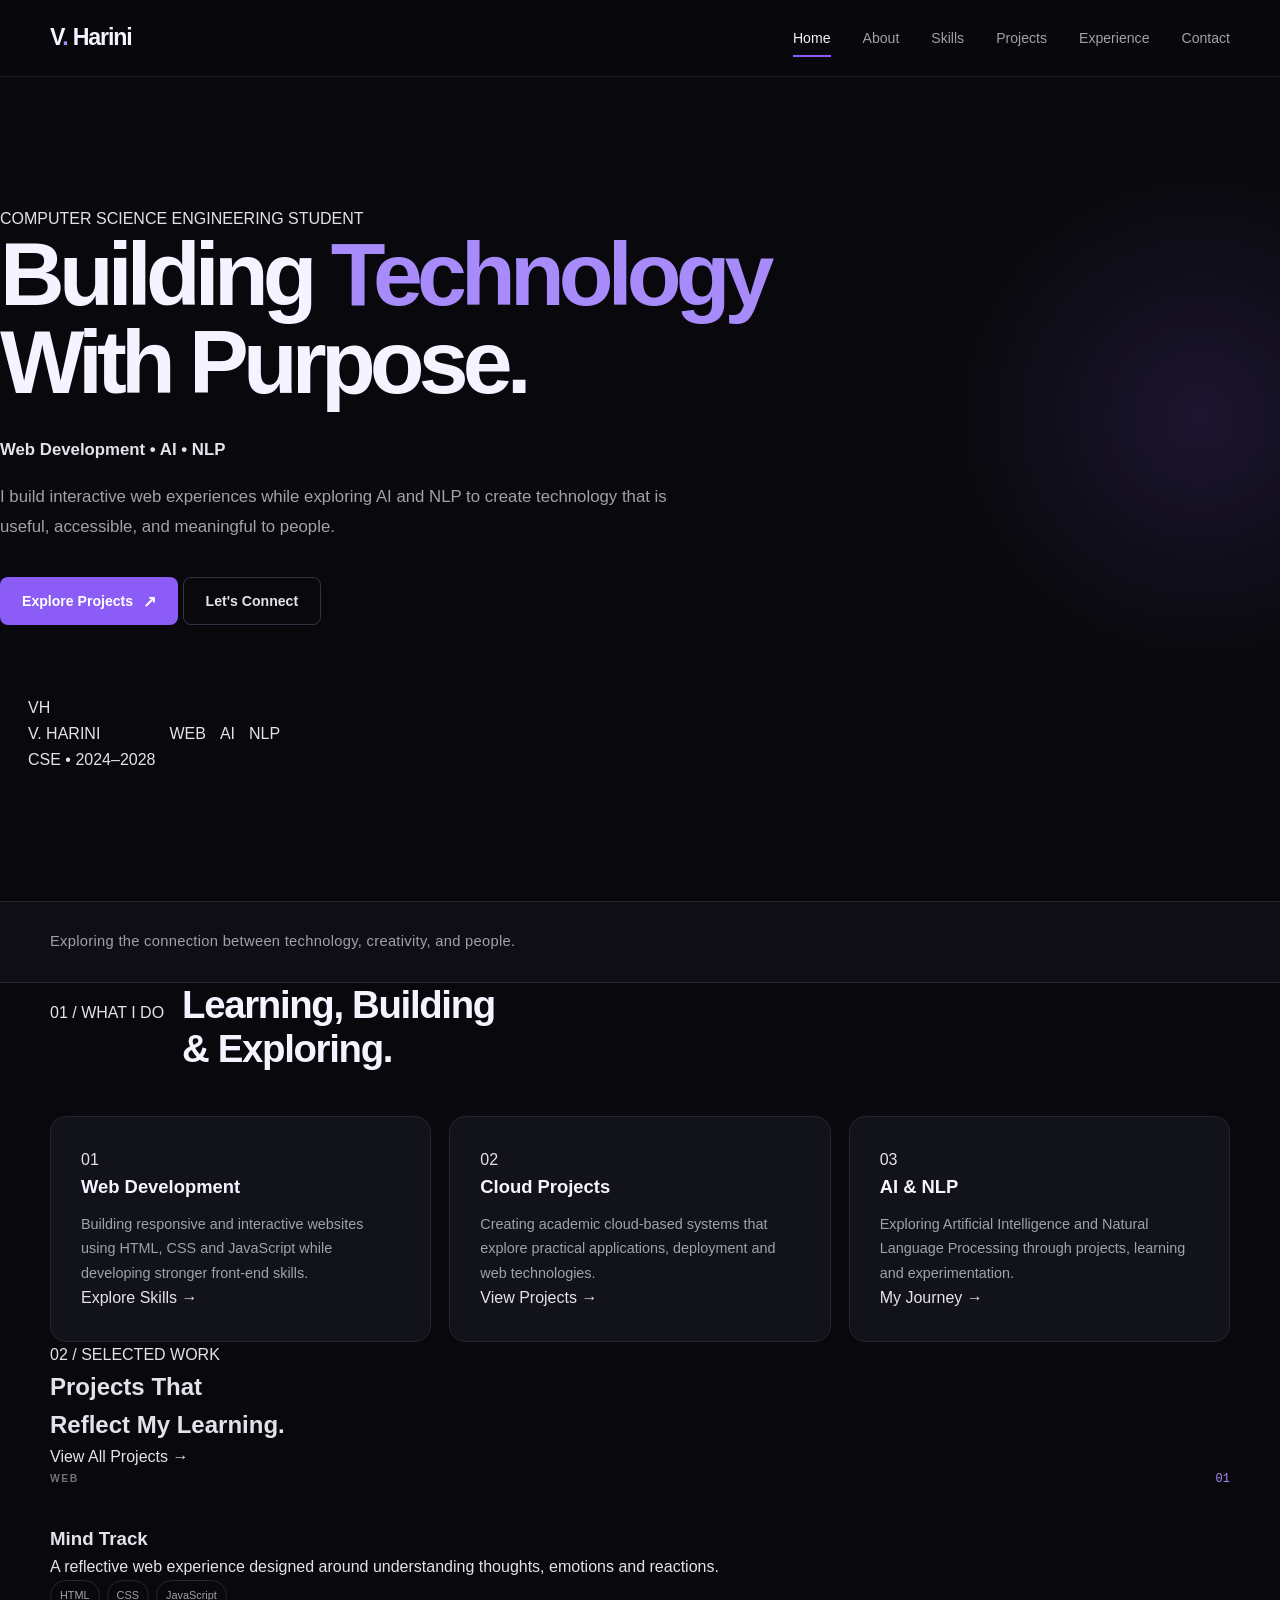
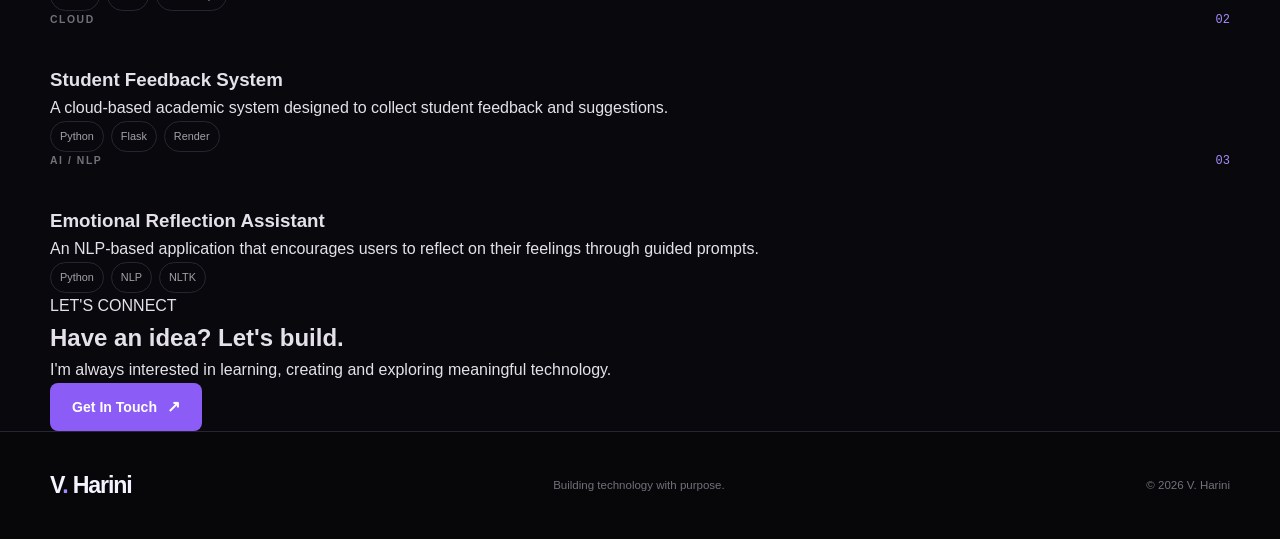
<file: index.html>
<!DOCTYPE html>
<html lang="en">

<head>
    <meta charset="UTF-8">
    <meta name="viewport" content="width=device-width, initial-scale=1.0">

    <meta name="description"
        content="V. Harini's personal portfolio showcasing web development, cloud projects, AI and NLP explorations.">

    <title>V. Harini | Portfolio</title>

    <link rel="stylesheet" href="css/style.css">
</head>

<body>

    <!-- =========================
         NAVIGATION
    ========================== -->

    <header class="navbar">

        <div class="nav-container">

            <a href="index.html" class="logo">
                V<span>.</span> Harini
            </a>

            <button class="menu-toggle" id="menuToggle" aria-label="Open navigation">
                ☰
            </button>

            <nav class="nav-links" id="navLinks">

                <a href="index.html" class="active">Home</a>

                <a href="about.html">About</a>

                <a href="skills.html">Skills</a>

                <a href="projects.html">Projects</a>

                <a href="experience.html">Experience</a>

                <a href="contact.html">Contact</a>

            </nav>

        </div>

    </header>


    <!-- =========================
         HERO SECTION
    ========================== -->

    <main>

        <section class="hero">

            <div class="hero-background"></div>

            <div class="hero-container">

                <!-- Left Content -->

                <div class="hero-content">

                    <p class="hero-label">
                        COMPUTER SCIENCE ENGINEERING STUDENT
                    </p>

                    <h1>
                        Building
                        <span>Technology</span>
                        With Purpose.
                    </h1>

                    <p class="hero-role">
                        Web Development <span>•</span> AI <span>•</span> NLP
                    </p>

                    <p class="hero-description">
                        I build interactive web experiences while exploring
                        AI and NLP to create technology that is useful,
                        accessible, and meaningful to people.
                    </p>

                    <div class="hero-buttons">

                        <a href="projects.html" class="btn btn-primary">
                            Explore Projects
                            <span>↗</span>
                        </a>

                        <a href="contact.html" class="btn btn-secondary">
                            Let's Connect
                        </a>

                    </div>

                </div>


                <!-- Right Visual -->

                <div class="hero-visual">

                    <div class="visual-orbit orbit-one"></div>

                    <div class="visual-orbit orbit-two"></div>

                    <div class="profile-symbol">

                        <div class="profile-initials">
                            VH
                        </div>

                        <p>V. HARINI</p>

                        <span>CSE • 2024–2028</span>

                    </div>

                    <div class="floating-tag tag-one">
                        WEB
                    </div>

                    <div class="floating-tag tag-two">
                        AI
                    </div>

                    <div class="floating-tag tag-three">
                        NLP
                    </div>

                </div>

            </div>

        </section>


        <!-- =========================
             INTRODUCTION STRIP
        ========================== -->

        <section class="intro-strip">

            <div class="container">

                <div class="intro-line"></div>

                <p>
                    Exploring the connection between technology,
                    creativity, and people.
                </p>

                <div class="intro-line"></div>

            </div>

        </section>


        <!-- =========================
             QUICK OVERVIEW
        ========================== -->

        <section class="overview">

            <div class="container">

                <div class="section-heading">

                    <p class="section-label">
                        01 / WHAT I DO
                    </p>

                    <h2>
                        Learning, Building<br>
                        & Exploring.
                    </h2>

                </div>


                <div class="overview-grid">

                    <!-- Card 1 -->

                    <article class="overview-card">

                        <span class="card-number">01</span>

                        <h3>
                            Web Development
                        </h3>

                        <p>
                            Building responsive and interactive
                            websites using HTML, CSS and JavaScript
                            while developing stronger front-end skills.
                        </p>

                        <a href="skills.html">
                            Explore Skills →
                        </a>

                    </article>


                    <!-- Card 2 -->

                    <article class="overview-card">

                        <span class="card-number">02</span>

                        <h3>
                            Cloud Projects
                        </h3>

                        <p>
                            Creating academic cloud-based systems
                            that explore practical applications,
                            deployment and web technologies.
                        </p>

                        <a href="projects.html">
                            View Projects →
                        </a>

                    </article>


                    <!-- Card 3 -->

                    <article class="overview-card">

                        <span class="card-number">03</span>

                        <h3>
                            AI & NLP
                        </h3>

                        <p>
                            Exploring Artificial Intelligence and
                            Natural Language Processing through
                            projects, learning and experimentation.
                        </p>

                        <a href="about.html">
                            My Journey →
                        </a>

                    </article>

                </div>

            </div>

        </section>


        <!-- =========================
             FEATURED PROJECTS
        ========================== -->

        <section class="featured-projects">

            <div class="container">

                <div class="section-top">

                    <div>

                        <p class="section-label">
                            02 / SELECTED WORK
                        </p>

                        <h2>
                            Projects That<br>
                            Reflect My Learning.
                        </h2>

                    </div>

                    <a href="projects.html" class="text-link">
                        View All Projects →
                    </a>

                </div>


                <div class="featured-grid">

                    <!-- Project 1 -->

                    <article class="project-preview">

                        <div class="project-top">

                            <span class="project-category">
                                WEB
                            </span>

                            <span class="project-number">
                                01
                            </span>

                        </div>

                        <h3>
                            Mind Track
                        </h3>

                        <p>
                            A reflective web experience designed
                            around understanding thoughts,
                            emotions and reactions.
                        </p>

                        <div class="project-tags">

                            <span>HTML</span>
                            <span>CSS</span>
                            <span>JavaScript</span>

                        </div>

                    </article>


                    <!-- Project 2 -->

                    <article class="project-preview">

                        <div class="project-top">

                            <span class="project-category">
                                CLOUD
                            </span>

                            <span class="project-number">
                                02
                            </span>

                        </div>

                        <h3>
                            Student Feedback System
                        </h3>

                        <p>
                            A cloud-based academic system designed
                            to collect student feedback and
                            suggestions.
                        </p>

                        <div class="project-tags">

                            <span>Python</span>
                            <span>Flask</span>
                            <span>Render</span>

                        </div>

                    </article>


                    <!-- Project 3 -->

                    <article class="project-preview">

                        <div class="project-top">

                            <span class="project-category">
                                AI / NLP
                            </span>

                            <span class="project-number">
                                03
                            </span>

                        </div>

                        <h3>
                            Emotional Reflection Assistant
                        </h3>

                        <p>
                            An NLP-based application that encourages
                            users to reflect on their feelings through
                            guided prompts.
                        </p>

                        <div class="project-tags">

                            <span>Python</span>
                            <span>NLP</span>
                            <span>NLTK</span>

                        </div>

                    </article>

                </div>

            </div>

        </section>


        <!-- =========================
             FINAL CTA
        ========================== -->

        <section class="home-cta">

            <div class="container">

                <p class="section-label">
                    LET'S CONNECT
                </p>

                <h2>
                    Have an idea?
                    <span>Let's build.</span>
                </h2>

                <p>
                    I'm always interested in learning,
                    creating and exploring meaningful
                    technology.
                </p>

                <a href="contact.html" class="btn btn-primary">
                    Get In Touch
                    <span>↗</span>
                </a>

            </div>

        </section>

    </main>


    <!-- =========================
         FOOTER
    ========================== -->

    <footer class="footer">

        <div class="container">

            <div class="footer-content">

                <a href="index.html" class="logo">
                    V<span>.</span> Harini
                </a>

                <p>
                    Building technology with purpose.
                </p>

                <p class="copyright">
                    © <span id="currentYear"></span> V. Harini
                </p>

            </div>

        </div>

    </footer>


    <script src="js/script.js"></script>

</body>

</html>
</file>
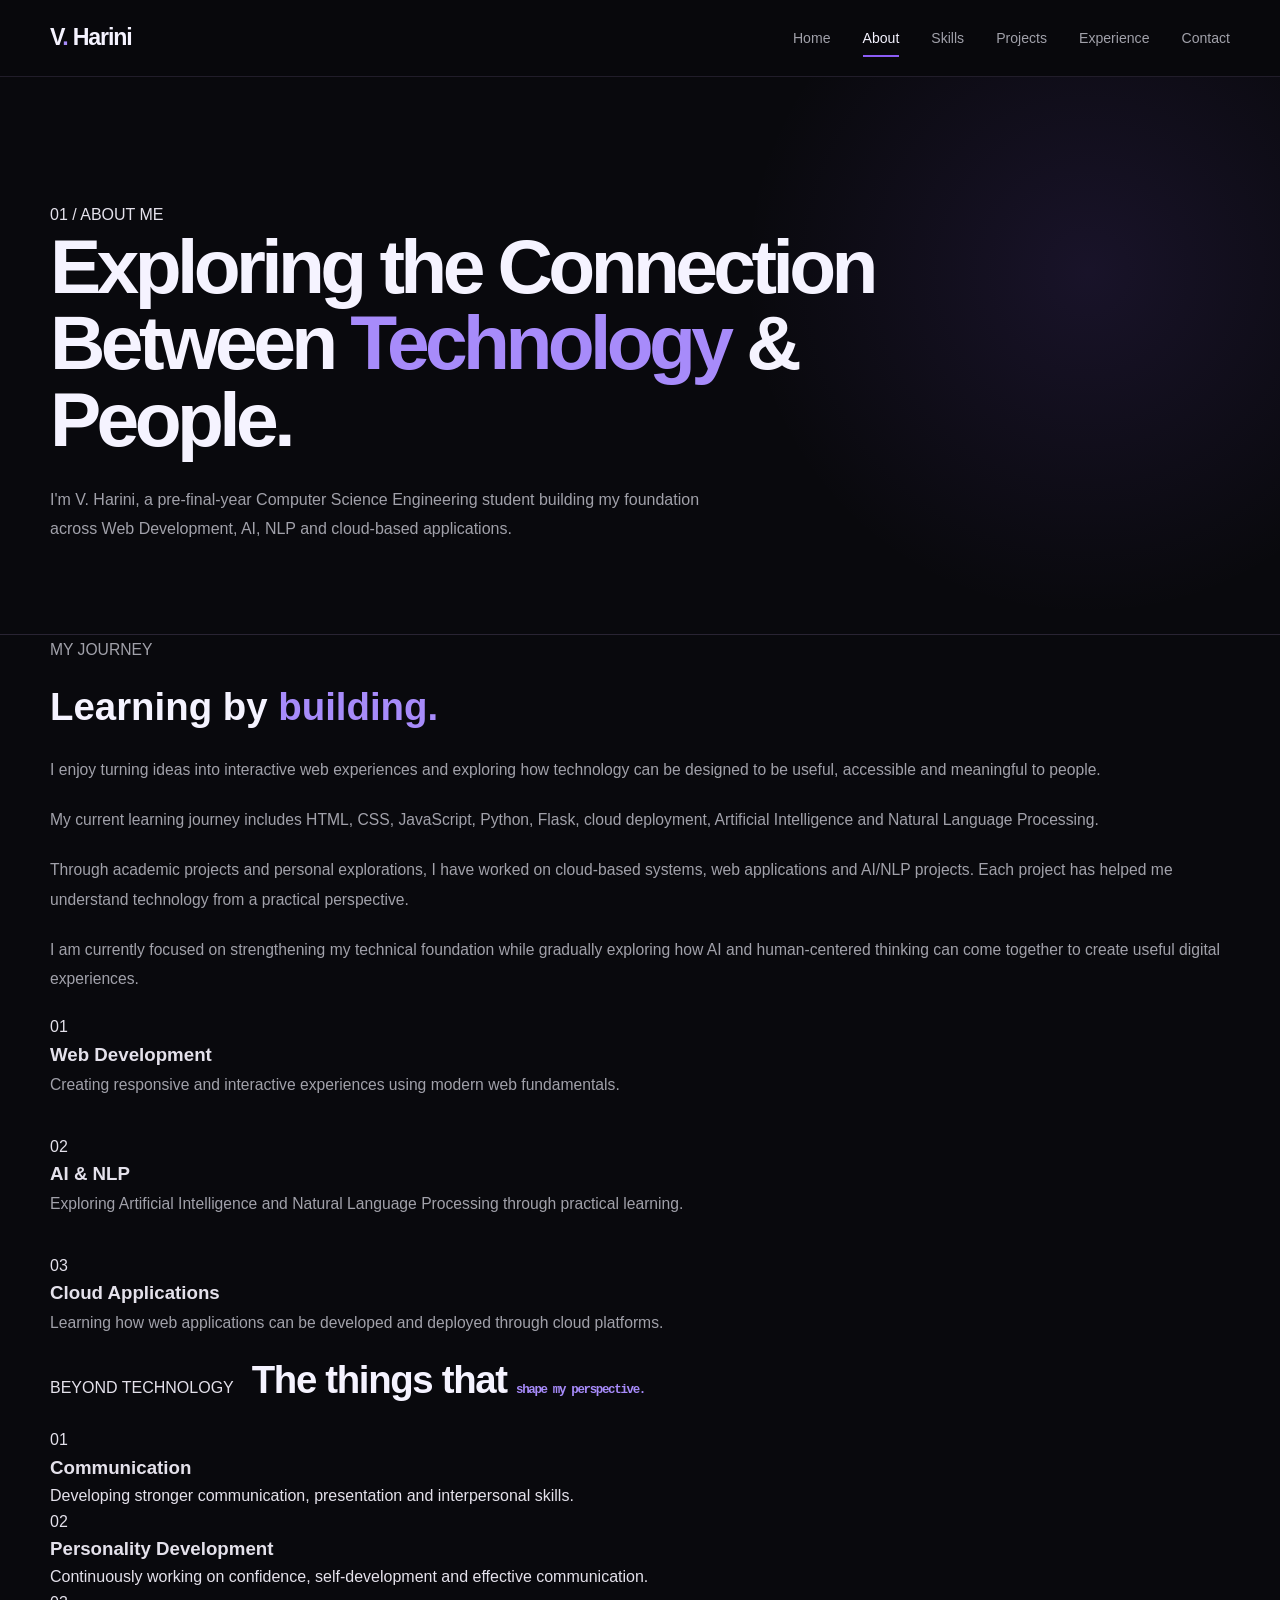
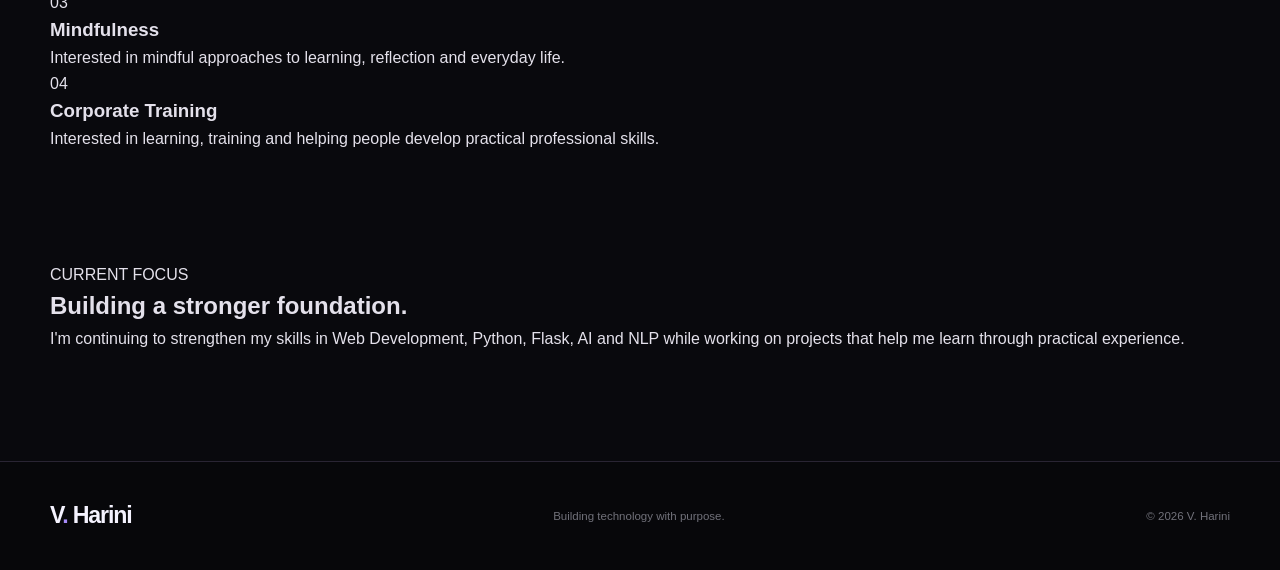
<file: about.html>
<!DOCTYPE html>
<html lang="en">

<head>
    <meta charset="UTF-8">
    <meta name="viewport" content="width=device-width, initial-scale=1.0">

    <meta name="description"
        content="Learn more about V. Harini, a Computer Science Engineering student exploring Web Development, AI and NLP.">

    <title>About | V. Harini</title>

    <link rel="stylesheet" href="css/style.css">
</head>

<body>

    <!-- =========================
         NAVIGATION
    ========================== -->

    <header class="navbar">

        <div class="nav-container">

            <a href="index.html" class="logo">
                V<span>.</span> Harini
            </a>

            <button class="menu-toggle" id="menuToggle" aria-label="Open navigation">
                ☰
            </button>

            <nav class="nav-links" id="navLinks">

                <a href="index.html">Home</a>

                <a href="about.html" class="active">About</a>

                <a href="skills.html">Skills</a>

                <a href="projects.html">Projects</a>

                <a href="experience.html">Experience</a>

                <a href="contact.html">Contact</a>

            </nav>

        </div>

    </header>


    <!-- =========================
         ABOUT HERO
    ========================== -->

    <main>

        <section class="page-hero">

            <div class="container">

                <p class="section-label">
                    01 / ABOUT ME
                </p>

                <h1>
                    Exploring the Connection
                    Between <span>Technology</span>
                    & People.
                </h1>

                <p class="page-intro">
                    I'm V. Harini, a pre-final-year Computer Science
                    Engineering student building my foundation across
                    Web Development, AI, NLP and cloud-based applications.
                </p>

            </div>

        </section>


        <!-- =========================
             ABOUT CONTENT
        ========================== -->

        <section class="about-content">

            <div class="container">

                <div class="about-grid">

                    <!-- Main Story -->

                    <div class="about-story">

                        <p class="section-label">
                            MY JOURNEY
                        </p>

                        <h2>
                            Learning by
                            <span>building.</span>
                        </h2>

                        <p>
                            I enjoy turning ideas into interactive web
                            experiences and exploring how technology can
                            be designed to be useful, accessible and
                            meaningful to people.
                        </p>

                        <p>
                            My current learning journey includes HTML,
                            CSS, JavaScript, Python, Flask, cloud
                            deployment, Artificial Intelligence and
                            Natural Language Processing.
                        </p>

                        <p>
                            Through academic projects and personal
                            explorations, I have worked on cloud-based
                            systems, web applications and AI/NLP
                            projects. Each project has helped me
                            understand technology from a practical
                            perspective.
                        </p>

                        <p>
                            I am currently focused on strengthening my
                            technical foundation while gradually
                            exploring how AI and human-centered thinking
                            can come together to create useful digital
                            experiences.
                        </p>

                    </div>


                    <!-- Side Information -->

                    <aside class="about-sidebar">

                        <div class="info-card">

                            <span class="info-number">
                                01
                            </span>

                            <h3>
                                Web Development
                            </h3>

                            <p>
                                Creating responsive and interactive
                                experiences using modern web
                                fundamentals.
                            </p>

                        </div>


                        <div class="info-card">

                            <span class="info-number">
                                02
                            </span>

                            <h3>
                                AI & NLP
                            </h3>

                            <p>
                                Exploring Artificial Intelligence
                                and Natural Language Processing
                                through practical learning.
                            </p>

                        </div>


                        <div class="info-card">

                            <span class="info-number">
                                03
                            </span>

                            <h3>
                                Cloud Applications
                            </h3>

                            <p>
                                Learning how web applications can
                                be developed and deployed through
                                cloud platforms.
                            </p>

                        </div>

                    </aside>

                </div>

            </div>

        </section>


        <!-- =========================
             BEYOND TECHNOLOGY
        ========================== -->

        <section class="about-interests">

            <div class="container">

                <div class="section-heading">

                    <p class="section-label">
                        BEYOND TECHNOLOGY
                    </p>

                    <h2>
                        The things that
                        <span>shape my perspective.</span>
                    </h2>

                </div>


                <div class="interest-grid">

                    <div class="interest-item">

                        <span>01</span>

                        <h3>
                            Communication
                        </h3>

                        <p>
                            Developing stronger communication,
                            presentation and interpersonal skills.
                        </p>

                    </div>


                    <div class="interest-item">

                        <span>02</span>

                        <h3>
                            Personality Development
                        </h3>

                        <p>
                            Continuously working on confidence,
                            self-development and effective
                            communication.
                        </p>

                    </div>


                    <div class="interest-item">

                        <span>03</span>

                        <h3>
                            Mindfulness
                        </h3>

                        <p>
                            Interested in mindful approaches to
                            learning, reflection and everyday life.
                        </p>

                    </div>


                    <div class="interest-item">

                        <span>04</span>

                        <h3>
                            Corporate Training
                        </h3>

                        <p>
                            Interested in learning, training and
                            helping people develop practical
                            professional skills.
                        </p>

                    </div>

                </div>

            </div>

        </section>


        <!-- =========================
             CURRENT FOCUS
        ========================== -->

        <section class="focus-section">

            <div class="container">

                <div class="focus-box">

                    <div>

                        <p class="section-label">
                            CURRENT FOCUS
                        </p>

                        <h2>
                            Building a stronger
                            <span>foundation.</span>
                        </h2>

                    </div>

                    <p>
                        I'm continuing to strengthen my skills in
                        Web Development, Python, Flask, AI and NLP
                        while working on projects that help me learn
                        through practical experience.
                    </p>

                </div>

            </div>

        </section>

    </main>


    <!-- =========================
         FOOTER
    ========================== -->

    <footer class="footer">

        <div class="container">

            <div class="footer-content">

                <a href="index.html" class="logo">
                    V<span>.</span> Harini
                </a>

                <p>
                    Building technology with purpose.
                </p>

                <p class="copyright">
                    © <span id="currentYear"></span> V. Harini
                </p>

            </div>

        </div>

    </footer>


    <script src="js/script.js"></script>

</body>

</html>
</file>
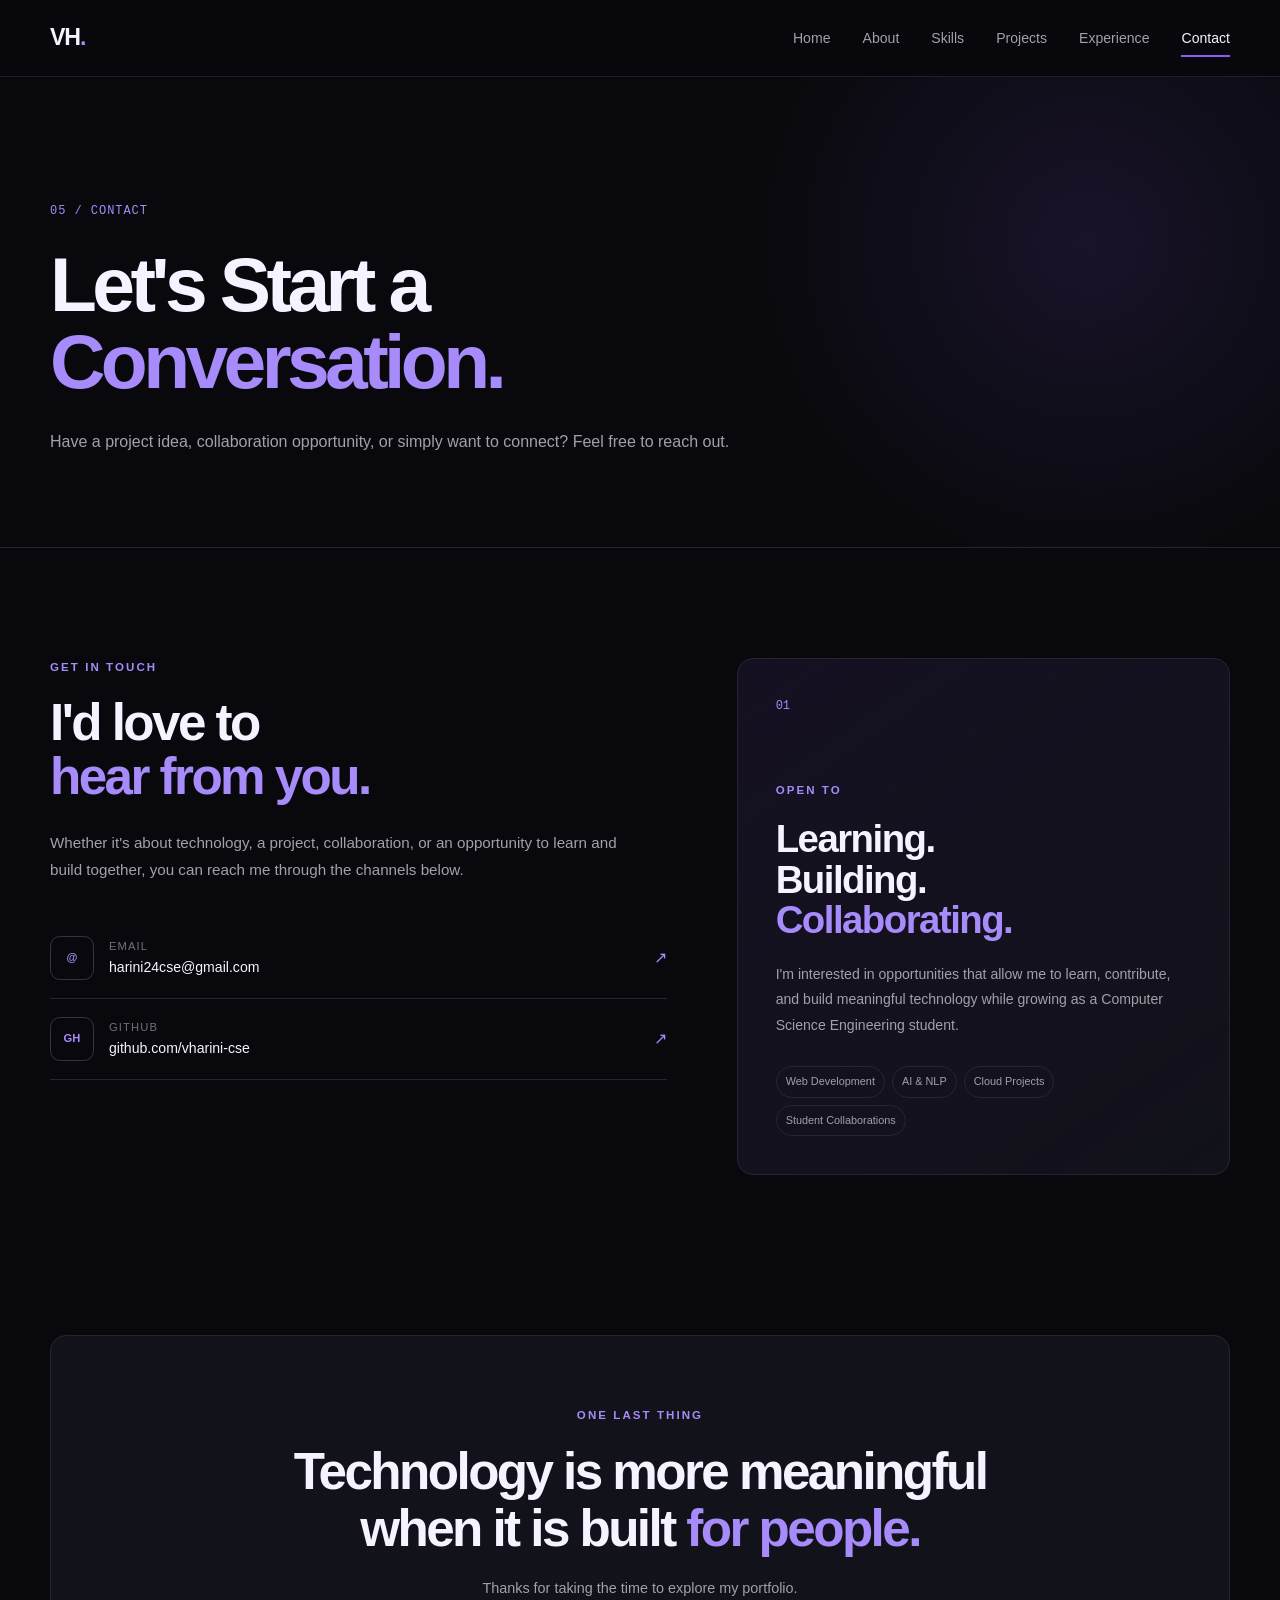
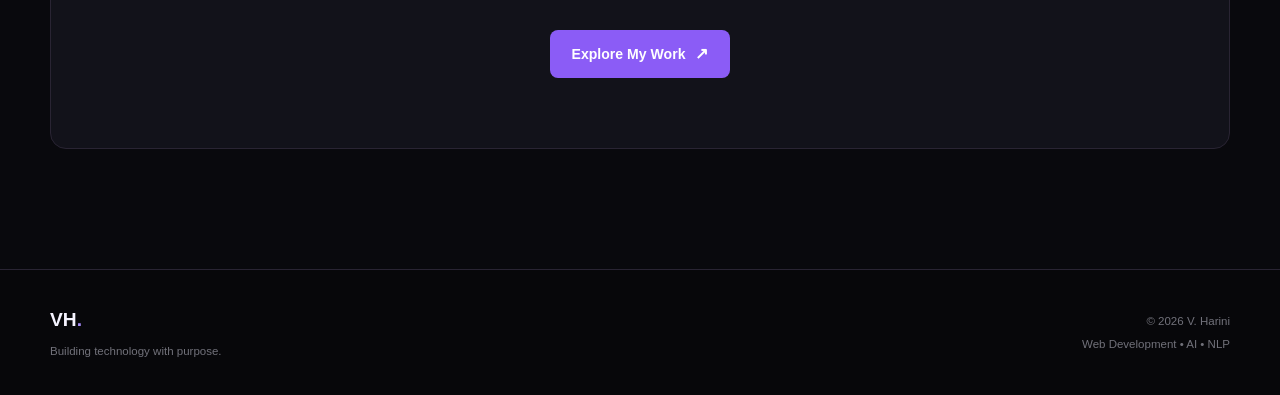
<file: contact.html>
<!DOCTYPE html>
<html lang="en">
<head>
    <meta charset="UTF-8">
    <meta name="viewport" content="width=device-width, initial-scale=1.0">

    <title>Contact | V. Harini</title>

    <link rel="stylesheet" href="css/style.css">
</head>

<body>

    <!-- ================= NAVBAR ================= -->
    <header class="navbar">
        <div class="nav-container">

            <a href="index.html" class="logo">
                VH<span>.</span>
            </a>

            <button class="menu-toggle" id="menuToggle" aria-label="Toggle navigation">
                ☰
            </button>

            <nav class="nav-links" id="navLinks">
                <a href="index.html">Home</a>
                <a href="about.html">About</a>
                <a href="skills.html">Skills</a>
                <a href="projects.html">Projects</a>
                <a href="experience.html">Experience</a>
                <a href="contact.html" class="active">Contact</a>
            </nav>

        </div>
    </header>


    <!-- ================= CONTACT HERO ================= -->
    <main>

        <section class="page-hero contact-hero">
            <div class="container">

                <p class="page-number">05 / CONTACT</p>

                <h1>
                    Let's Start a<br>
                    <span>Conversation.</span>
                </h1>

                <p class="page-intro">
                    Have a project idea, collaboration opportunity, or simply
                    want to connect? Feel free to reach out.
                </p>

            </div>
        </section>


        <!-- ================= CONTACT SECTION ================= -->
        <section class="contact-section">
            <div class="container">

                <div class="contact-layout">

                    <!-- LEFT SIDE -->
                    <div class="contact-info">

                        <p class="eyebrow">
                            GET IN TOUCH
                        </p>

                        <h2>
                            I'd love to<br>
                            <span>hear from you.</span>
                        </h2>

                        <p class="contact-description">
                            Whether it's about technology, a project,
                            collaboration, or an opportunity to learn and
                            build together, you can reach me through the
                            channels below.
                        </p>


                        <!-- EMAIL -->
                        <a
                            href="mailto:harini24cse@gmail.com"
                            class="contact-link"
                        >

                            <div class="contact-link-icon">
                                @
                            </div>

                            <div>
                                <span>Email</span>
                                <strong>harini24cse@gmail.com</strong>
                            </div>

                            <span class="contact-arrow">↗</span>

                        </a>


                        <!-- GITHUB -->
                        <a
                            href="https://github.com/vharini-cse"
                            target="_blank"
                            rel="noopener noreferrer"
                            class="contact-link"
                        >

                            <div class="contact-link-icon">
                                GH
                            </div>

                            <div>
                                <span>GitHub</span>
                                <strong>github.com/vharini-cse</strong>
                            </div>

                            <span class="contact-arrow">↗</span>

                        </a>

                    </div>


                    <!-- RIGHT SIDE -->
                    <div class="contact-card">

                        <div class="contact-card-number">
                            01
                        </div>

                        <p class="eyebrow">
                            OPEN TO
                        </p>

                        <h3>
                            Learning.<br>
                            Building.<br>
                            <span>Collaborating.</span>
                        </h3>

                        <p>
                            I'm interested in opportunities that allow me
                            to learn, contribute, and build meaningful
                            technology while growing as a Computer Science
                            Engineering student.
                        </p>

                        <div class="contact-topics">

                            <span>Web Development</span>
                            <span>AI &amp; NLP</span>
                            <span>Cloud Projects</span>
                            <span>Student Collaborations</span>

                        </div>

                    </div>

                </div>

            </div>
        </section>


        <!-- ================= SIMPLE MESSAGE ================= -->
        <section class="contact-message-section">
            <div class="container">

                <div class="contact-message">

                    <p class="eyebrow">
                        ONE LAST THING
                    </p>

                    <h2>
                        Technology is more meaningful<br>
                        when it is built <span>for people.</span>
                    </h2>

                    <p>
                        Thanks for taking the time to explore my portfolio.
                    </p>

                    <a href="projects.html" class="btn btn-primary">
                        Explore My Work
                        <span>↗</span>
                    </a>

                </div>

            </div>
        </section>

    </main>


    <!-- ================= FOOTER ================= -->
    <footer class="footer">

        <div class="container footer-content">

            <div>

                <a href="index.html" class="footer-logo">
                    VH<span>.</span>
                </a>

                <p>
                    Building technology with purpose.
                </p>

            </div>

            <div class="footer-right">

                <p>
                    © <span id="currentYear"></span> V. Harini
                </p>

                <p>
                    Web Development • AI • NLP
                </p>

            </div>

        </div>

    </footer>


    <!-- ================= JAVASCRIPT ================= -->
    <script src="js/script.js"></script>

</body>
</html>
</file>
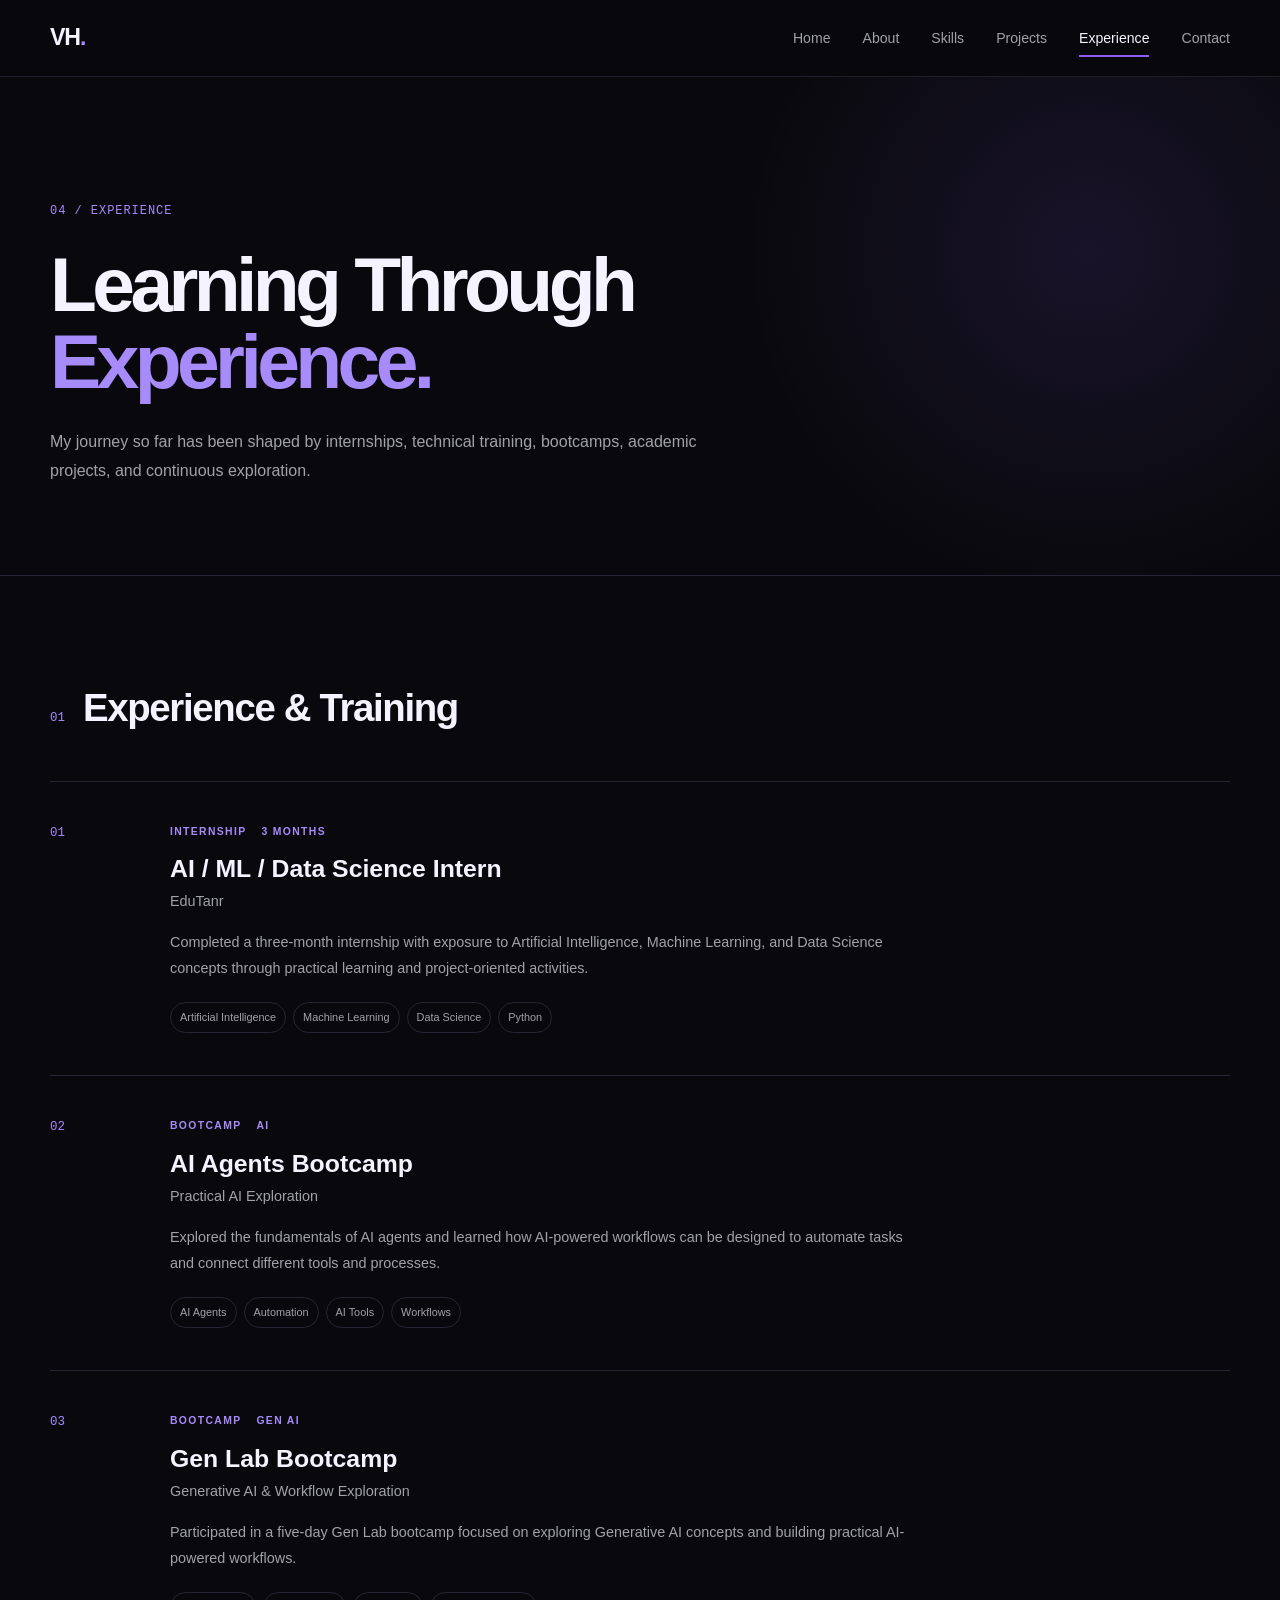
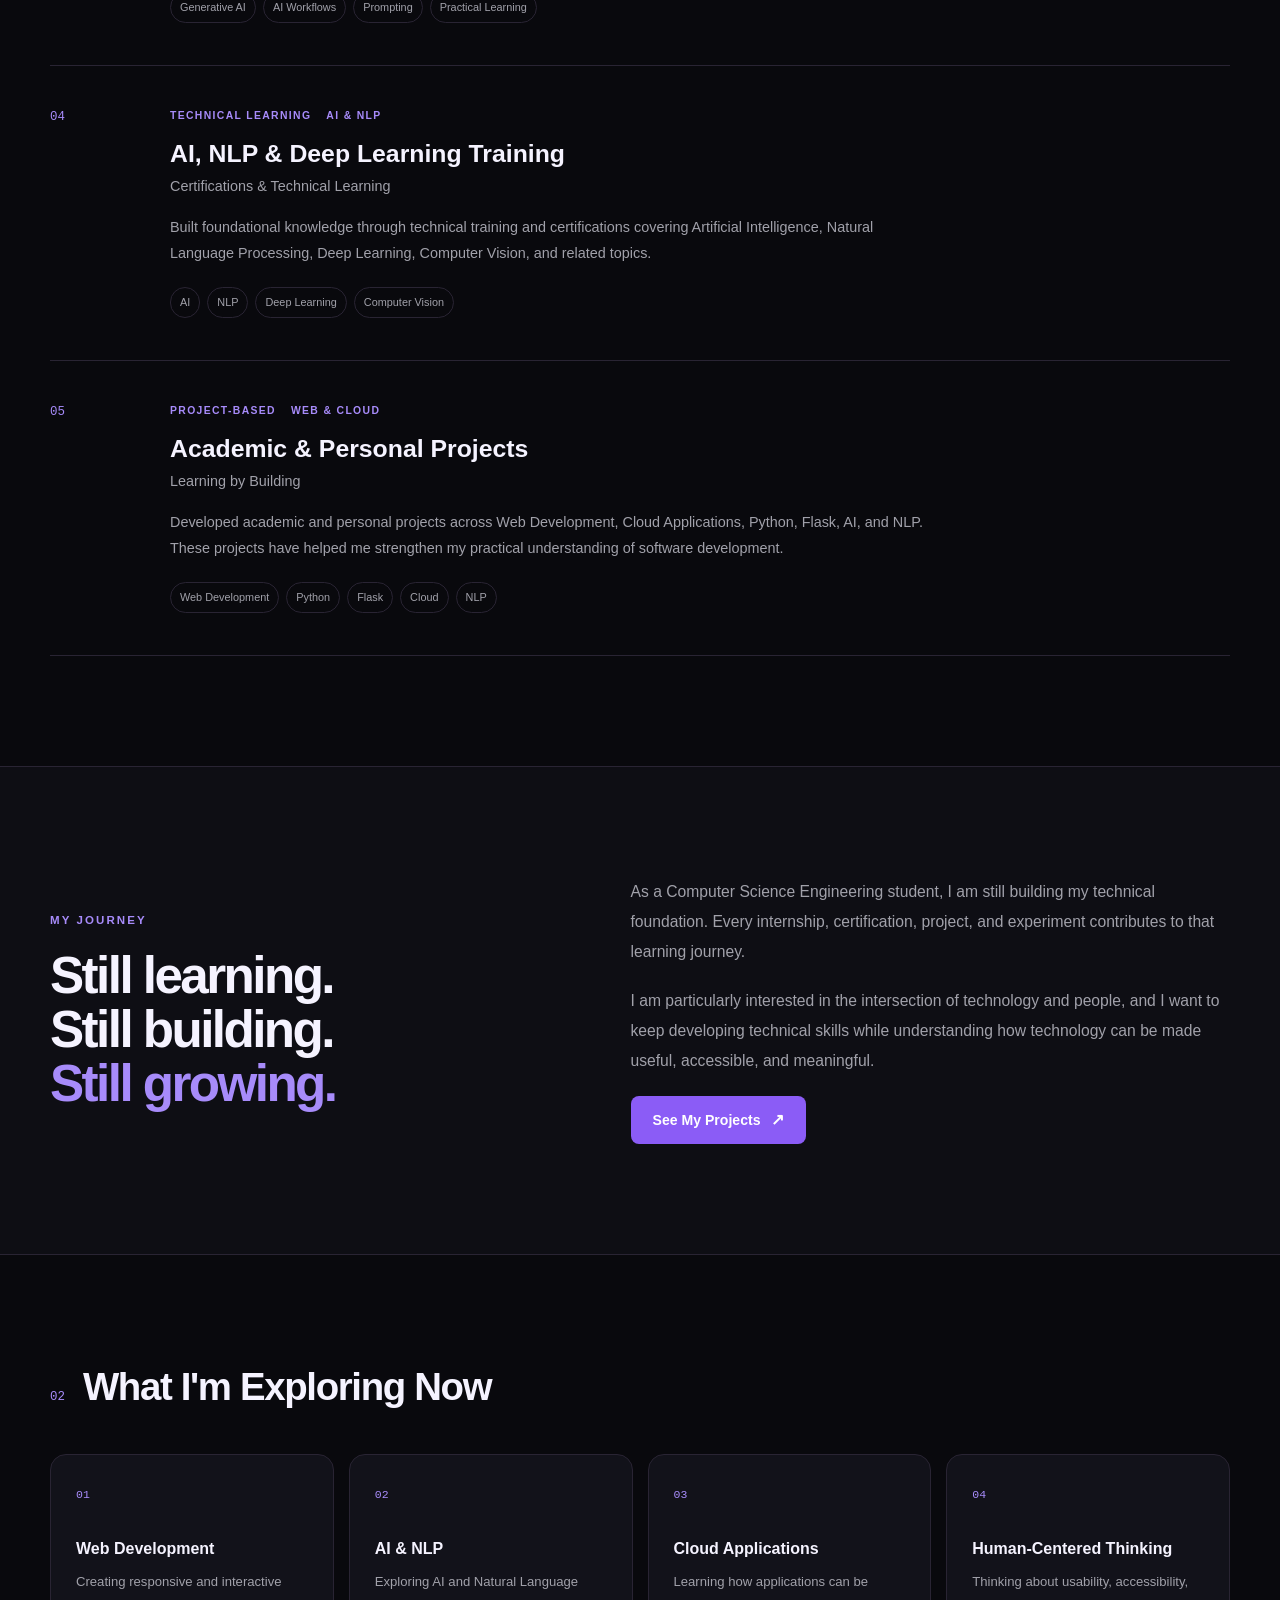
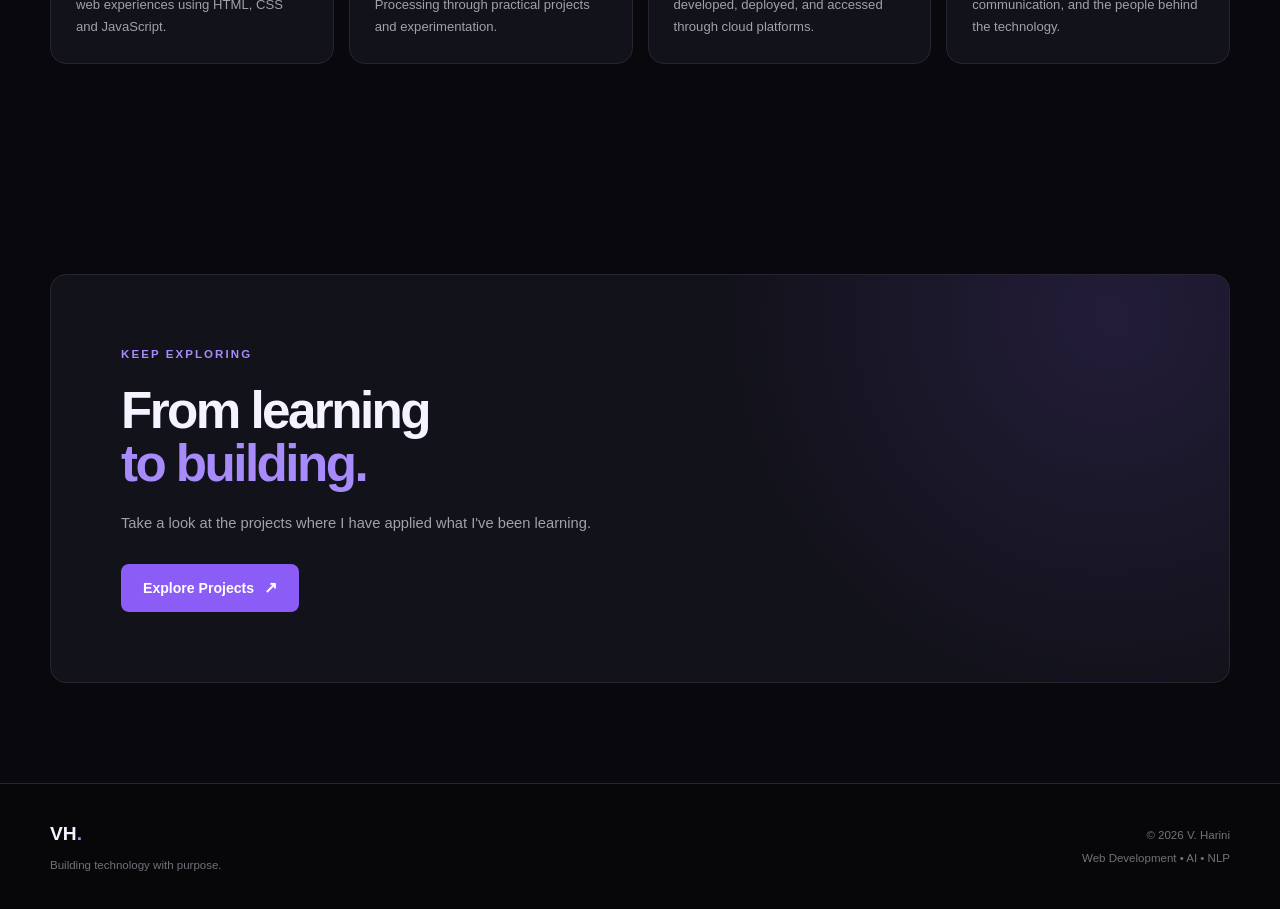
<file: experience.html>
<!DOCTYPE html>
<html lang="en">
<head>
    <meta charset="UTF-8">
    <meta name="viewport" content="width=device-width, initial-scale=1.0">

    <title>Experience | V. Harini</title>

    <link rel="stylesheet" href="css/style.css">
</head>

<body>

    <!-- ================= NAVBAR ================= -->
    <header class="navbar">
        <div class="nav-container">

            <a href="index.html" class="logo">
                VH<span>.</span>
            </a>

            <button class="menu-toggle" id="menuToggle" aria-label="Toggle navigation">
                ☰
            </button>

            <nav class="nav-links" id="navLinks">
                <a href="index.html">Home</a>
                <a href="about.html">About</a>
                <a href="skills.html">Skills</a>
                <a href="projects.html">Projects</a>
                <a href="experience.html" class="active">Experience</a>
                <a href="contact.html">Contact</a>
            </nav>

        </div>
    </header>


    <!-- ================= PAGE HERO ================= -->
    <main>

        <section class="page-hero">
            <div class="container">

                <p class="page-number">04 / EXPERIENCE</p>

                <h1>
                    Learning Through<br>
                    <span>Experience.</span>
                </h1>

                <p class="page-intro">
                    My journey so far has been shaped by internships, technical
                    training, bootcamps, academic projects, and continuous exploration.
                </p>

            </div>
        </section>


        <!-- ================= EXPERIENCE TIMELINE ================= -->
        <section class="experience-section">
            <div class="container">

                <div class="section-heading">
                    <span>01</span>
                    <h2>Experience &amp; Training</h2>
                </div>


                <div class="experience-list">

                    <!-- EXPERIENCE 01 -->
                    <article class="experience-item">

                        <div class="experience-number">
                            01
                        </div>

                        <div class="experience-content">

                            <div class="experience-meta">
                                <span>INTERNSHIP</span>
                                <span>3 MONTHS</span>
                            </div>

                            <h3>
                                AI / ML / Data Science Intern
                            </h3>

                            <h4>
                                EduTanr
                            </h4>

                            <p>
                                Completed a three-month internship with exposure to
                                Artificial Intelligence, Machine Learning, and Data
                                Science concepts through practical learning and
                                project-oriented activities.
                            </p>

                            <div class="experience-tags">
                                <span>Artificial Intelligence</span>
                                <span>Machine Learning</span>
                                <span>Data Science</span>
                                <span>Python</span>
                            </div>

                        </div>

                    </article>


                    <!-- EXPERIENCE 02 -->
                    <article class="experience-item">

                        <div class="experience-number">
                            02
                        </div>

                        <div class="experience-content">

                            <div class="experience-meta">
                                <span>BOOTCAMP</span>
                                <span>AI</span>
                            </div>

                            <h3>
                                AI Agents Bootcamp
                            </h3>

                            <h4>
                                Practical AI Exploration
                            </h4>

                            <p>
                                Explored the fundamentals of AI agents and learned
                                how AI-powered workflows can be designed to automate
                                tasks and connect different tools and processes.
                            </p>

                            <div class="experience-tags">
                                <span>AI Agents</span>
                                <span>Automation</span>
                                <span>AI Tools</span>
                                <span>Workflows</span>
                            </div>

                        </div>

                    </article>


                    <!-- EXPERIENCE 03 -->
                    <article class="experience-item">

                        <div class="experience-number">
                            03
                        </div>

                        <div class="experience-content">

                            <div class="experience-meta">
                                <span>BOOTCAMP</span>
                                <span>GEN AI</span>
                            </div>

                            <h3>
                                Gen Lab Bootcamp
                            </h3>

                            <h4>
                                Generative AI &amp; Workflow Exploration
                            </h4>

                            <p>
                                Participated in a five-day Gen Lab bootcamp focused
                                on exploring Generative AI concepts and building
                                practical AI-powered workflows.
                            </p>

                            <div class="experience-tags">
                                <span>Generative AI</span>
                                <span>AI Workflows</span>
                                <span>Prompting</span>
                                <span>Practical Learning</span>
                            </div>

                        </div>

                    </article>


                    <!-- EXPERIENCE 04 -->
                    <article class="experience-item">

                        <div class="experience-number">
                            04
                        </div>

                        <div class="experience-content">

                            <div class="experience-meta">
                                <span>TECHNICAL LEARNING</span>
                                <span>AI &amp; NLP</span>
                            </div>

                            <h3>
                                AI, NLP &amp; Deep Learning Training
                            </h3>

                            <h4>
                                Certifications &amp; Technical Learning
                            </h4>

                            <p>
                                Built foundational knowledge through technical
                                training and certifications covering Artificial
                                Intelligence, Natural Language Processing,
                                Deep Learning, Computer Vision, and related topics.
                            </p>

                            <div class="experience-tags">
                                <span>AI</span>
                                <span>NLP</span>
                                <span>Deep Learning</span>
                                <span>Computer Vision</span>
                            </div>

                        </div>

                    </article>


                    <!-- EXPERIENCE 05 -->
                    <article class="experience-item">

                        <div class="experience-number">
                            05
                        </div>

                        <div class="experience-content">

                            <div class="experience-meta">
                                <span>PROJECT-BASED</span>
                                <span>WEB &amp; CLOUD</span>
                            </div>

                            <h3>
                                Academic &amp; Personal Projects
                            </h3>

                            <h4>
                                Learning by Building
                            </h4>

                            <p>
                                Developed academic and personal projects across
                                Web Development, Cloud Applications, Python,
                                Flask, AI, and NLP. These projects have helped me
                                strengthen my practical understanding of software
                                development.
                            </p>

                            <div class="experience-tags">
                                <span>Web Development</span>
                                <span>Python</span>
                                <span>Flask</span>
                                <span>Cloud</span>
                                <span>NLP</span>
                            </div>

                        </div>

                    </article>

                </div>

            </div>
        </section>


        <!-- ================= LEARNING JOURNEY ================= -->
        <section class="journey-section">
            <div class="container">

                <div class="journey-layout">

                    <div class="journey-title">

                        <p class="eyebrow">
                            MY JOURNEY
                        </p>

                        <h2>
                            Still learning.<br>
                            Still building.<br>
                            <span>Still growing.</span>
                        </h2>

                    </div>


                    <div class="journey-content">

                        <p>
                            As a Computer Science Engineering student, I am still
                            building my technical foundation. Every internship,
                            certification, project, and experiment contributes
                            to that learning journey.
                        </p>

                        <p>
                            I am particularly interested in the intersection of
                            technology and people, and I want to keep developing
                            technical skills while understanding how technology
                            can be made useful, accessible, and meaningful.
                        </p>

                        <a href="projects.html" class="btn btn-primary">
                            See My Projects
                            <span>↗</span>
                        </a>

                    </div>

                </div>

            </div>
        </section>


        <!-- ================= CURRENT FOCUS ================= -->
        <section class="focus-section">
            <div class="container">

                <div class="section-heading">
                    <span>02</span>
                    <h2>What I'm Exploring Now</h2>
                </div>


                <div class="focus-grid">

                    <div class="focus-card">
                        <span class="focus-icon">01</span>
                        <h3>Web Development</h3>
                        <p>
                            Creating responsive and interactive web experiences
                            using HTML, CSS and JavaScript.
                        </p>
                    </div>


                    <div class="focus-card">
                        <span class="focus-icon">02</span>
                        <h3>AI &amp; NLP</h3>
                        <p>
                            Exploring AI and Natural Language Processing through
                            practical projects and experimentation.
                        </p>
                    </div>


                    <div class="focus-card">
                        <span class="focus-icon">03</span>
                        <h3>Cloud Applications</h3>
                        <p>
                            Learning how applications can be developed, deployed,
                            and accessed through cloud platforms.
                        </p>
                    </div>


                    <div class="focus-card">
                        <span class="focus-icon">04</span>
                        <h3>Human-Centered Thinking</h3>
                        <p>
                            Thinking about usability, accessibility, communication,
                            and the people behind the technology.
                        </p>
                    </div>

                </div>

            </div>
        </section>


        <!-- ================= CTA ================= -->
        <section class="cta-section">
            <div class="container">

                <div class="cta-box">

                    <p class="eyebrow">
                        KEEP EXPLORING
                    </p>

                    <h2>
                        From learning<br>
                        <span>to building.</span>
                    </h2>

                    <p>
                        Take a look at the projects where I have applied
                        what I've been learning.
                    </p>

                    <a href="projects.html" class="btn btn-primary">
                        Explore Projects
                        <span>↗</span>
                    </a>

                </div>

            </div>
        </section>

    </main>


    <!-- ================= FOOTER ================= -->
    <footer class="footer">

        <div class="container footer-content">

            <div>
                <a href="index.html" class="footer-logo">
                    VH<span>.</span>
                </a>

                <p>
                    Building technology with purpose.
                </p>
            </div>

            <div class="footer-right">
                <p>
                    © <span id="currentYear"></span> V. Harini
                </p>

                <p>
                    Web Development • AI • NLP
                </p>
            </div>

        </div>

    </footer>


    <!-- ================= JAVASCRIPT ================= -->
    <script src="js/script.js"></script>

</body>
</html>
</file>
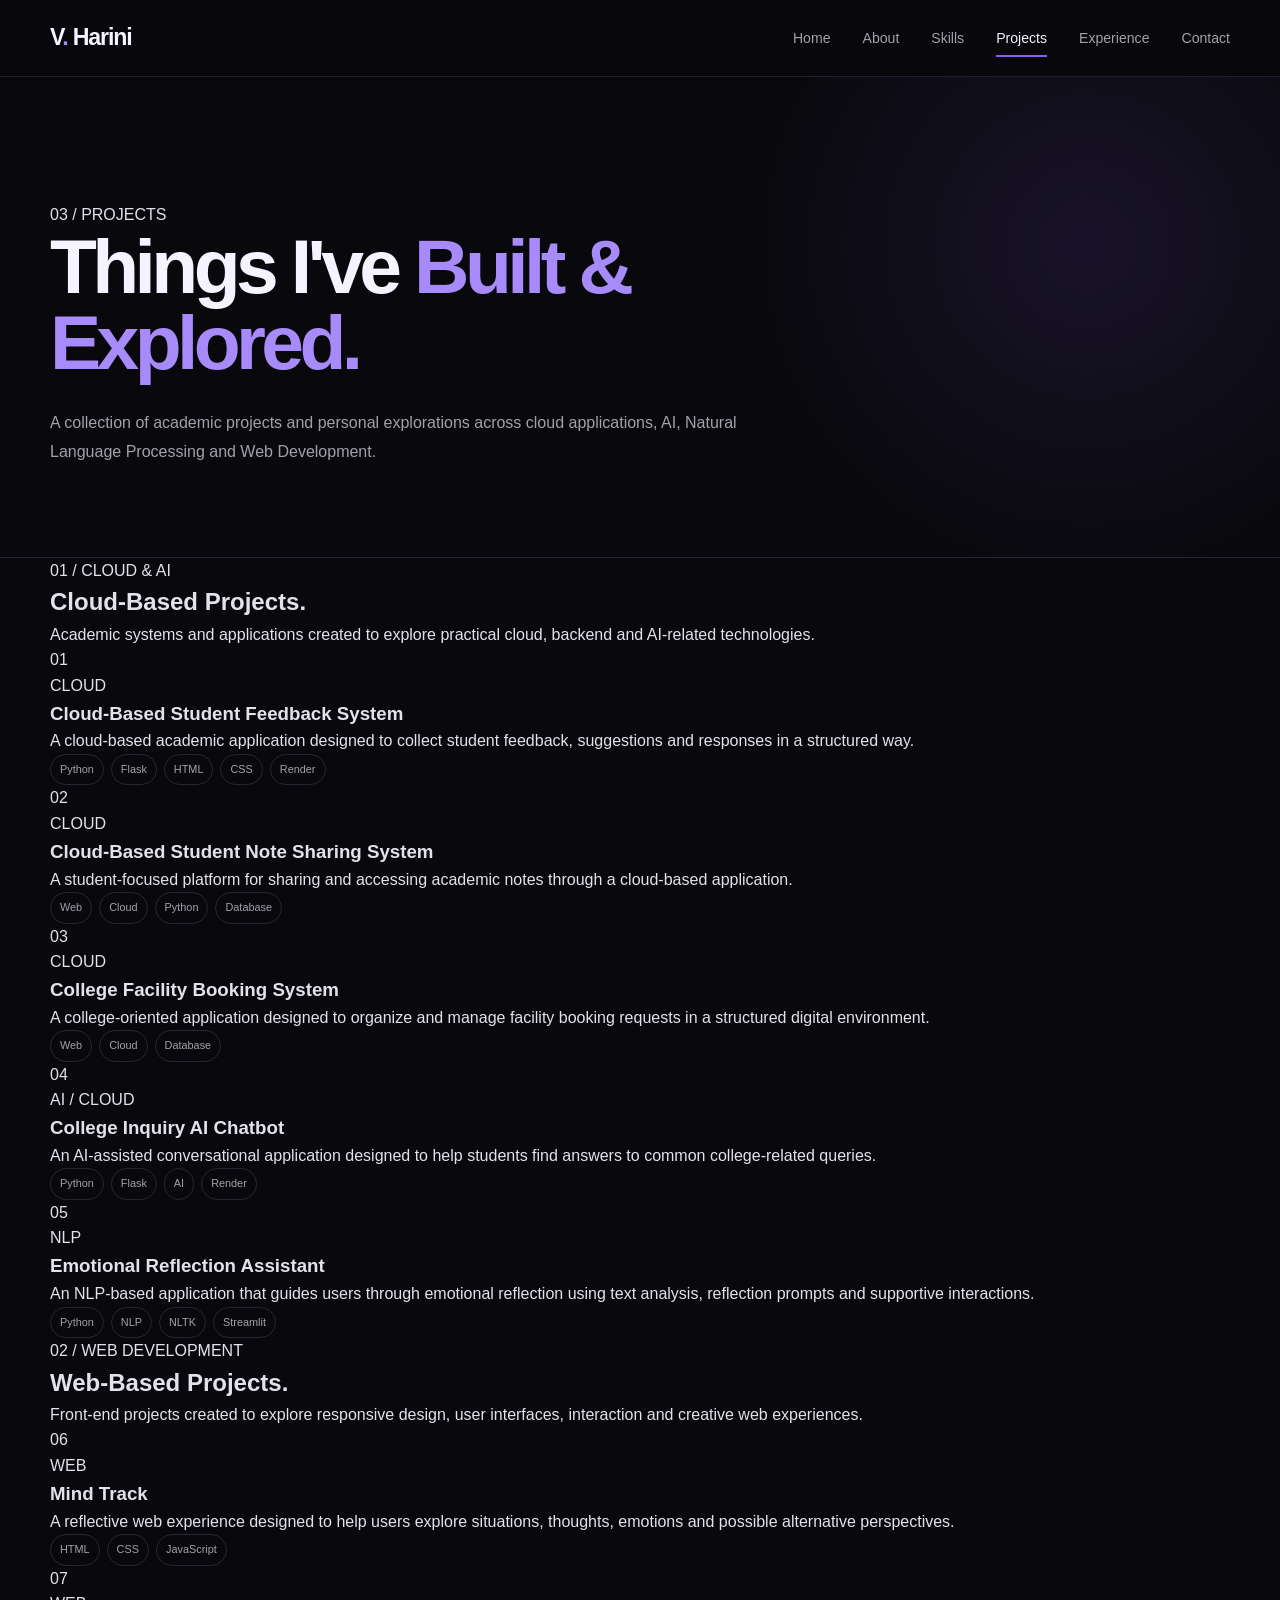
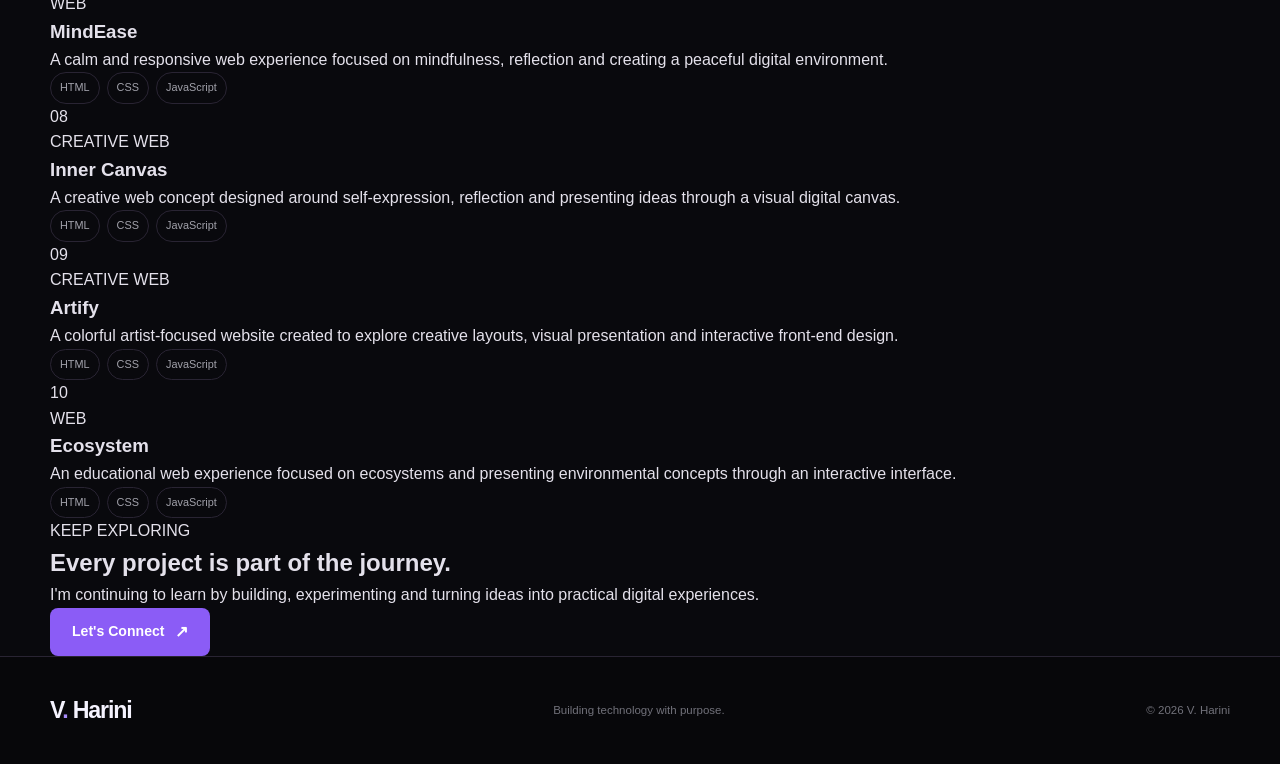
<file: projects.html>
<!DOCTYPE html>
<html lang="en">

<head>
    <meta charset="UTF-8">
    <meta name="viewport" content="width=device-width, initial-scale=1.0">

    <meta name="description"
        content="Explore V. Harini's cloud, AI, NLP and web development projects.">

    <title>Projects | V. Harini</title>

    <link rel="stylesheet" href="css/style.css">
</head>

<body>

    <!-- =========================
         NAVIGATION
    ========================== -->

    <header class="navbar">

        <div class="nav-container">

            <a href="index.html" class="logo">
                V<span>.</span> Harini
            </a>

            <button class="menu-toggle" id="menuToggle" aria-label="Open navigation">
                ☰
            </button>

            <nav class="nav-links" id="navLinks">

                <a href="index.html">Home</a>

                <a href="about.html">About</a>

                <a href="skills.html">Skills</a>

                <a href="projects.html" class="active">Projects</a>

                <a href="experience.html">Experience</a>

                <a href="contact.html">Contact</a>

            </nav>

        </div>

    </header>


    <!-- =========================
         PROJECT PAGE INTRO
    ========================== -->

    <main>

        <section class="page-hero projects-hero">

            <div class="container">

                <p class="section-label">
                    03 / PROJECTS
                </p>

                <h1>
                    Things I've
                    <span>Built & Explored.</span>
                </h1>

                <p class="page-intro">
                    A collection of academic projects and personal
                    explorations across cloud applications, AI,
                    Natural Language Processing and Web Development.
                </p>

            </div>

        </section>


        <!-- =========================
             CLOUD PROJECTS
        ========================== -->

        <section class="project-section">

            <div class="container">

                <div class="project-section-heading">

                    <div>

                        <p class="section-label">
                            01 / CLOUD & AI
                        </p>

                        <h2>
                            Cloud-Based
                            <span>Projects.</span>
                        </h2>

                    </div>

                    <p>
                        Academic systems and applications created
                        to explore practical cloud, backend and
                        AI-related technologies.
                    </p>

                </div>


                <div class="project-list">


                    <!-- PROJECT 01 -->

                    <article class="project-card-large">

                        <div class="project-card-number">
                            01
                        </div>

                        <div class="project-card-content">

                            <div class="project-meta">
                                CLOUD
                            </div>

                            <h3>
                                Cloud-Based Student Feedback System
                            </h3>

                            <p>
                                A cloud-based academic application
                                designed to collect student feedback,
                                suggestions and responses in a
                                structured way.
                            </p>

                            <div class="project-tags">

                                <span>Python</span>
                                <span>Flask</span>
                                <span>HTML</span>
                                <span>CSS</span>
                                <span>Render</span>

                            </div>

                        </div>

                    </article>


                    <!-- PROJECT 02 -->

                    <article class="project-card-large">

                        <div class="project-card-number">
                            02
                        </div>

                        <div class="project-card-content">

                            <div class="project-meta">
                                CLOUD
                            </div>

                            <h3>
                                Cloud-Based Student Note Sharing System
                            </h3>

                            <p>
                                A student-focused platform for
                                sharing and accessing academic
                                notes through a cloud-based
                                application.
                            </p>

                            <div class="project-tags">

                                <span>Web</span>
                                <span>Cloud</span>
                                <span>Python</span>
                                <span>Database</span>

                            </div>

                        </div>

                    </article>


                    <!-- PROJECT 03 -->

                    <article class="project-card-large">

                        <div class="project-card-number">
                            03
                        </div>

                        <div class="project-card-content">

                            <div class="project-meta">
                                CLOUD
                            </div>

                            <h3>
                                College Facility Booking System
                            </h3>

                            <p>
                                A college-oriented application
                                designed to organize and manage
                                facility booking requests in a
                                structured digital environment.
                            </p>

                            <div class="project-tags">

                                <span>Web</span>
                                <span>Cloud</span>
                                <span>Database</span>

                            </div>

                        </div>

                    </article>


                    <!-- PROJECT 04 -->

                    <article class="project-card-large">

                        <div class="project-card-number">
                            04
                        </div>

                        <div class="project-card-content">

                            <div class="project-meta">
                                AI / CLOUD
                            </div>

                            <h3>
                                College Inquiry AI Chatbot
                            </h3>

                            <p>
                                An AI-assisted conversational
                                application designed to help students
                                find answers to common college-related
                                queries.
                            </p>

                            <div class="project-tags">

                                <span>Python</span>
                                <span>Flask</span>
                                <span>AI</span>
                                <span>Render</span>

                            </div>

                        </div>

                    </article>


                    <!-- PROJECT 05 -->

                    <article class="project-card-large">

                        <div class="project-card-number">
                            05
                        </div>

                        <div class="project-card-content">

                            <div class="project-meta">
                                NLP
                            </div>

                            <h3>
                                Emotional Reflection Assistant
                            </h3>

                            <p>
                                An NLP-based application that guides
                                users through emotional reflection
                                using text analysis, reflection
                                prompts and supportive interactions.
                            </p>

                            <div class="project-tags">

                                <span>Python</span>
                                <span>NLP</span>
                                <span>NLTK</span>
                                <span>Streamlit</span>

                            </div>

                        </div>

                    </article>

                </div>

            </div>

        </section>


        <!-- =========================
             WEB PROJECTS
        ========================== -->

        <section class="project-section web-project-section">

            <div class="container">

                <div class="project-section-heading">

                    <div>

                        <p class="section-label">
                            02 / WEB DEVELOPMENT
                        </p>

                        <h2>
                            Web-Based
                            <span>Projects.</span>
                        </h2>

                    </div>

                    <p>
                        Front-end projects created to explore
                        responsive design, user interfaces,
                        interaction and creative web experiences.
                    </p>

                </div>


                <div class="project-list">


                    <!-- PROJECT 06 -->

                    <article class="project-card-large">

                        <div class="project-card-number">
                            06
                        </div>

                        <div class="project-card-content">

                            <div class="project-meta">
                                WEB
                            </div>

                            <h3>
                                Mind Track
                            </h3>

                            <p>
                                A reflective web experience designed
                                to help users explore situations,
                                thoughts, emotions and possible
                                alternative perspectives.
                            </p>

                            <div class="project-tags">

                                <span>HTML</span>
                                <span>CSS</span>
                                <span>JavaScript</span>

                            </div>

                        </div>

                    </article>


                    <!-- PROJECT 07 -->

                    <article class="project-card-large">

                        <div class="project-card-number">
                            07
                        </div>

                        <div class="project-card-content">

                            <div class="project-meta">
                                WEB
                            </div>

                            <h3>
                                MindEase
                            </h3>

                            <p>
                                A calm and responsive web experience
                                focused on mindfulness, reflection
                                and creating a peaceful digital
                                environment.
                            </p>

                            <div class="project-tags">

                                <span>HTML</span>
                                <span>CSS</span>
                                <span>JavaScript</span>

                            </div>

                        </div>

                    </article>


                    <!-- PROJECT 08 -->

                    <article class="project-card-large">

                        <div class="project-card-number">
                            08
                        </div>

                        <div class="project-card-content">

                            <div class="project-meta">
                                CREATIVE WEB
                            </div>

                            <h3>
                                Inner Canvas
                            </h3>

                            <p>
                                A creative web concept designed
                                around self-expression, reflection
                                and presenting ideas through a
                                visual digital canvas.
                            </p>

                            <div class="project-tags">

                                <span>HTML</span>
                                <span>CSS</span>
                                <span>JavaScript</span>

                            </div>

                        </div>

                    </article>


                    <!-- PROJECT 09 -->

                    <article class="project-card-large">

                        <div class="project-card-number">
                            09
                        </div>

                        <div class="project-card-content">

                            <div class="project-meta">
                                CREATIVE WEB
                            </div>

                            <h3>
                                Artify
                            </h3>

                            <p>
                                A colorful artist-focused website
                                created to explore creative layouts,
                                visual presentation and interactive
                                front-end design.
                            </p>

                            <div class="project-tags">

                                <span>HTML</span>
                                <span>CSS</span>
                                <span>JavaScript</span>

                            </div>

                        </div>

                    </article>


                    <!-- PROJECT 10 -->

                    <article class="project-card-large">

                        <div class="project-card-number">
                            10
                        </div>

                        <div class="project-card-content">

                            <div class="project-meta">
                                WEB
                            </div>

                            <h3>
                                Ecosystem
                            </h3>

                            <p>
                                An educational web experience focused
                                on ecosystems and presenting
                                environmental concepts through an
                                interactive interface.
                            </p>

                            <div class="project-tags">

                                <span>HTML</span>
                                <span>CSS</span>
                                <span>JavaScript</span>

                            </div>

                        </div>

                    </article>

                </div>

            </div>

        </section>


        <!-- =========================
             PROJECT CTA
        ========================== -->

        <section class="home-cta">

            <div class="container">

                <p class="section-label">
                    KEEP EXPLORING
                </p>

                <h2>
                    Every project is
                    <span>part of the journey.</span>
                </h2>

                <p>
                    I'm continuing to learn by building,
                    experimenting and turning ideas into
                    practical digital experiences.
                </p>

                <a href="contact.html" class="btn btn-primary">
                    Let's Connect
                    <span>↗</span>
                </a>

            </div>

        </section>

    </main>


    <!-- =========================
         FOOTER
    ========================== -->

    <footer class="footer">

        <div class="container">

            <div class="footer-content">

                <a href="index.html" class="logo">
                    V<span>.</span> Harini
                </a>

                <p>
                    Building technology with purpose.
                </p>

                <p class="copyright">
                    © <span id="currentYear"></span> V. Harini
                </p>

            </div>

        </div>

    </footer>


    <script src="js/script.js"></script>

</body>

</html>
</file>
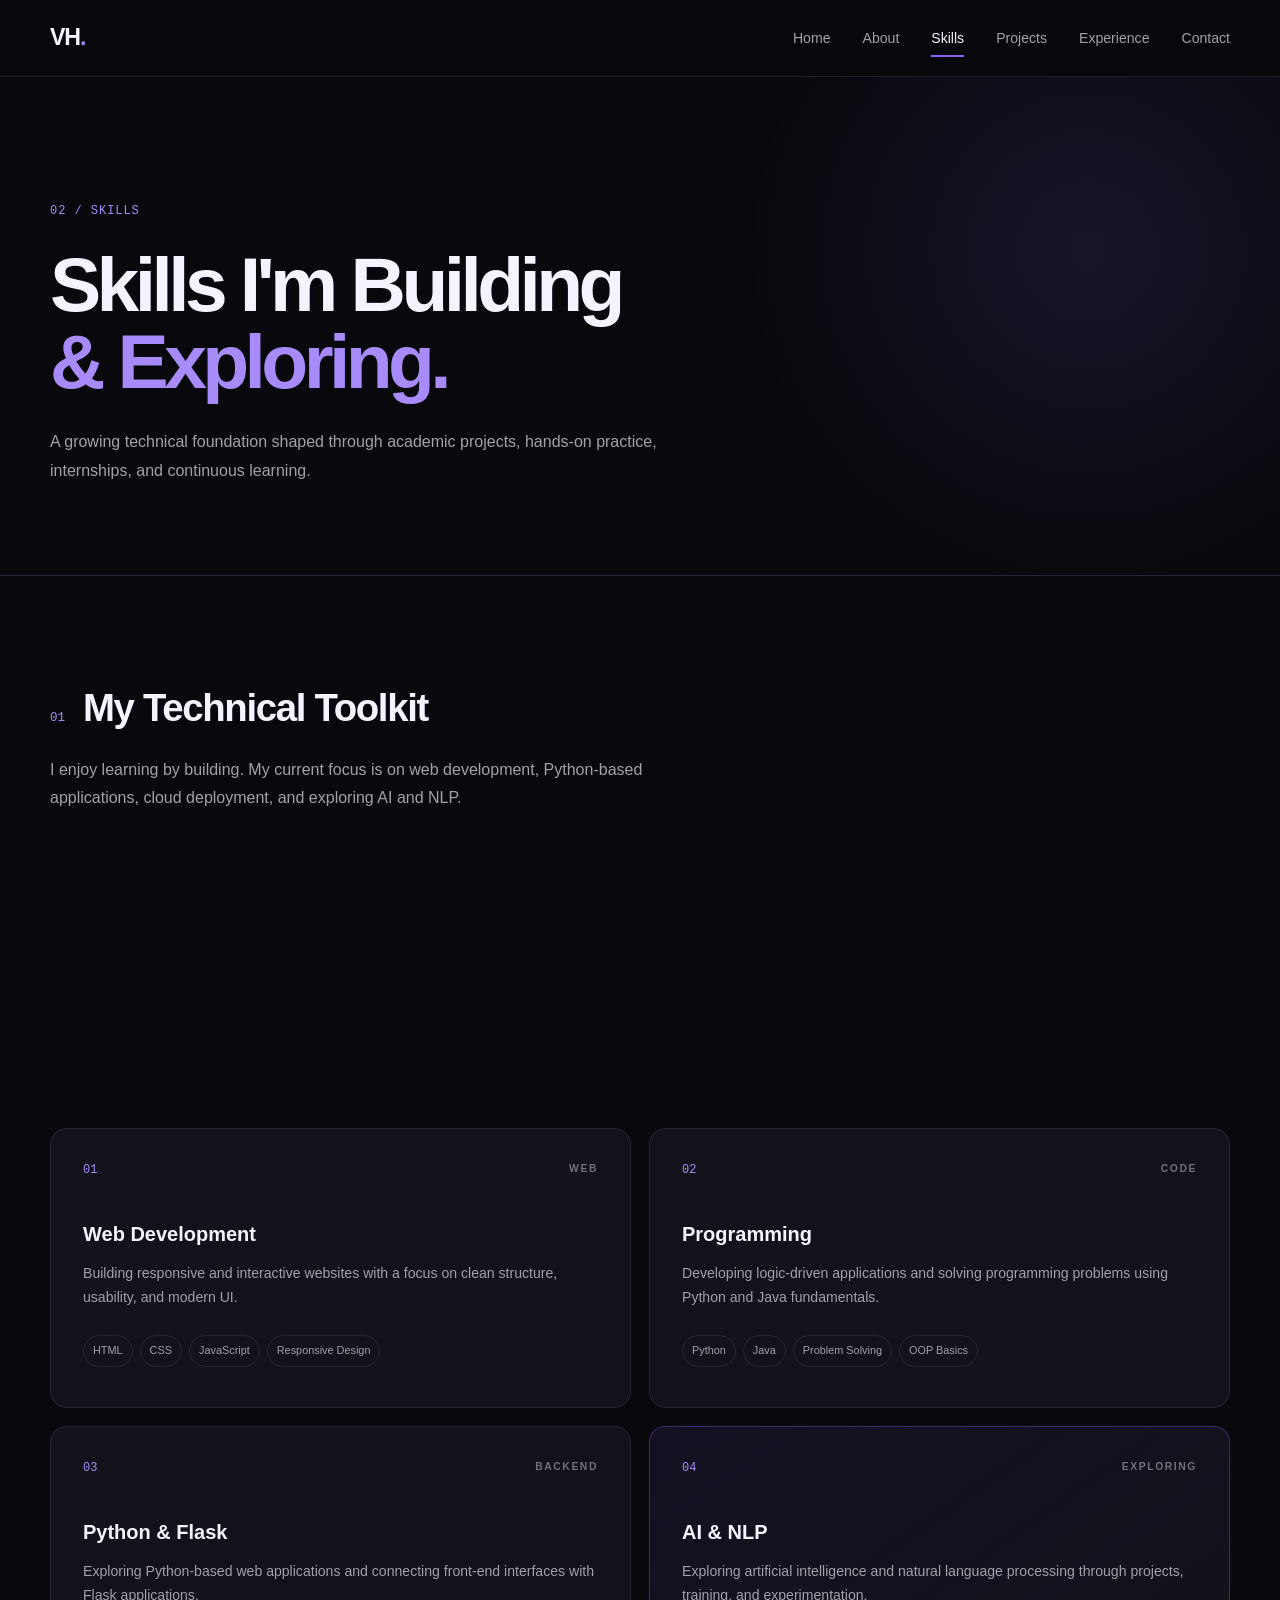
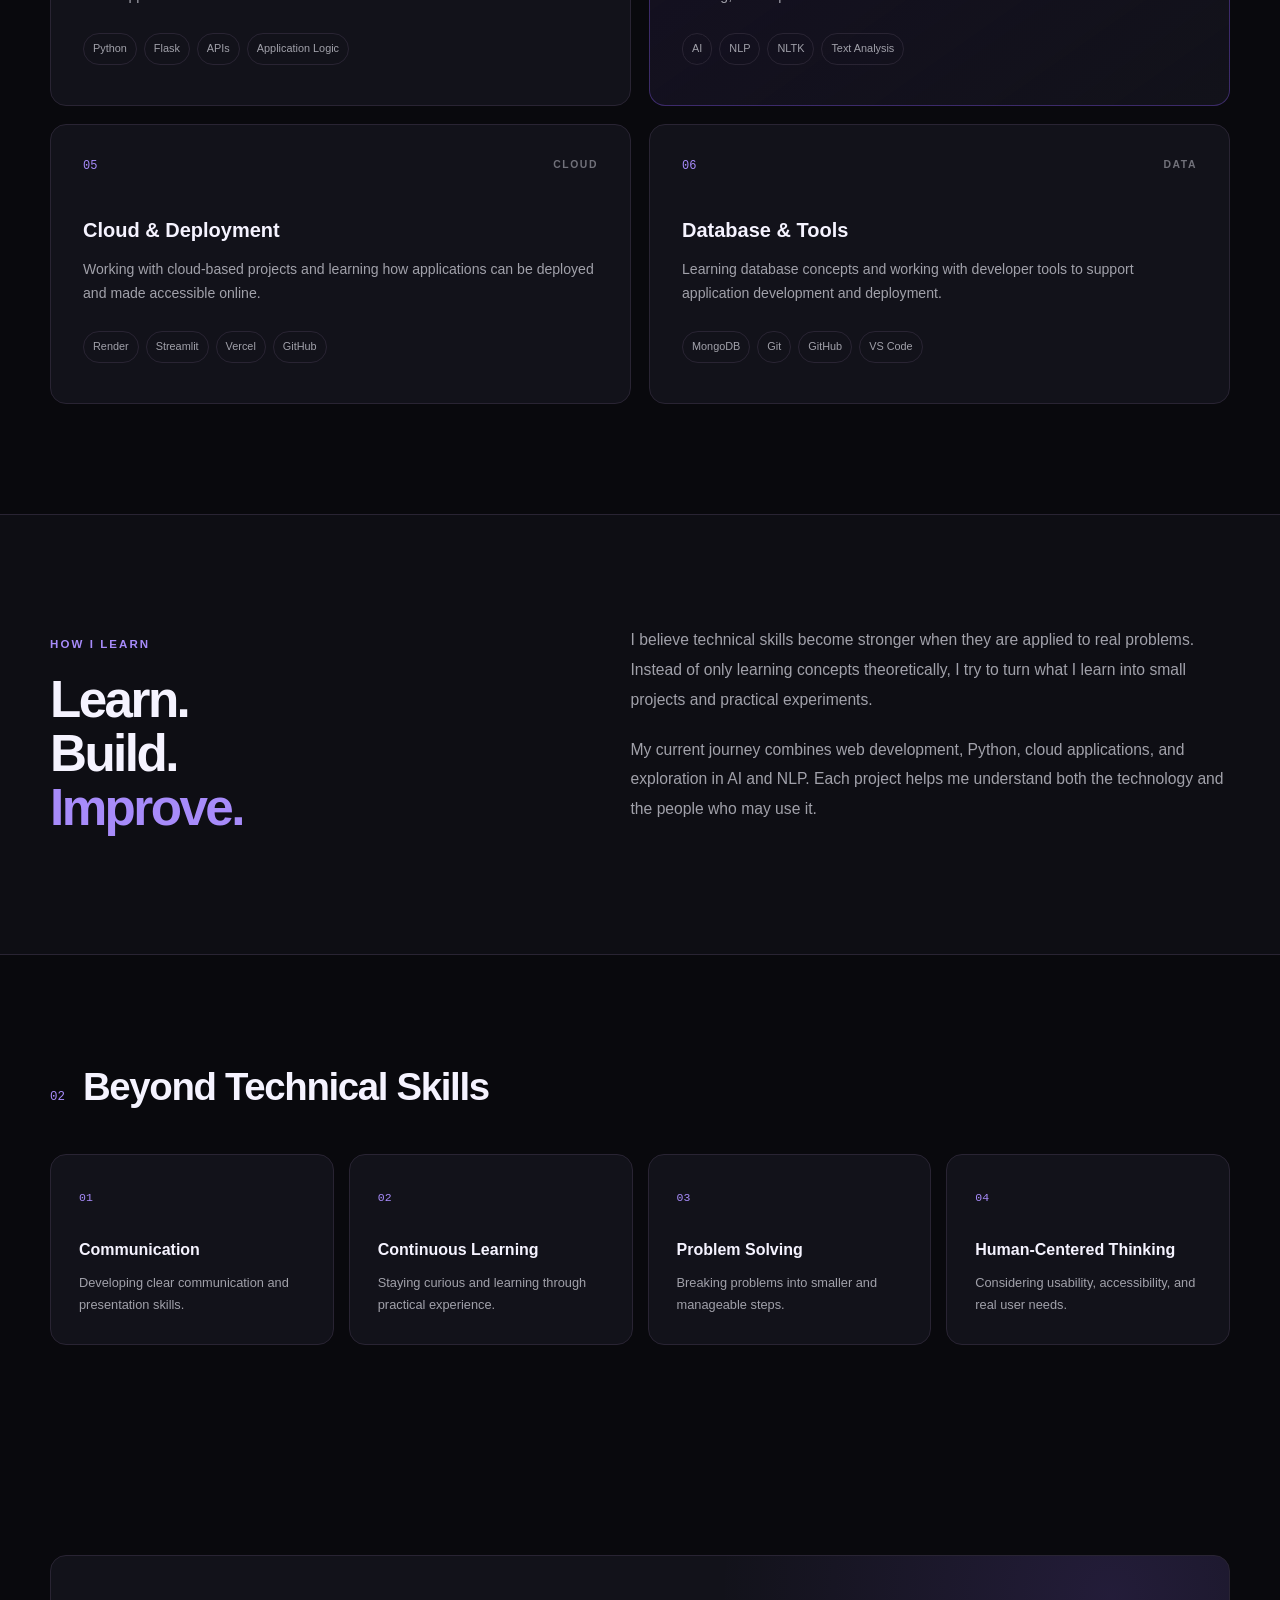
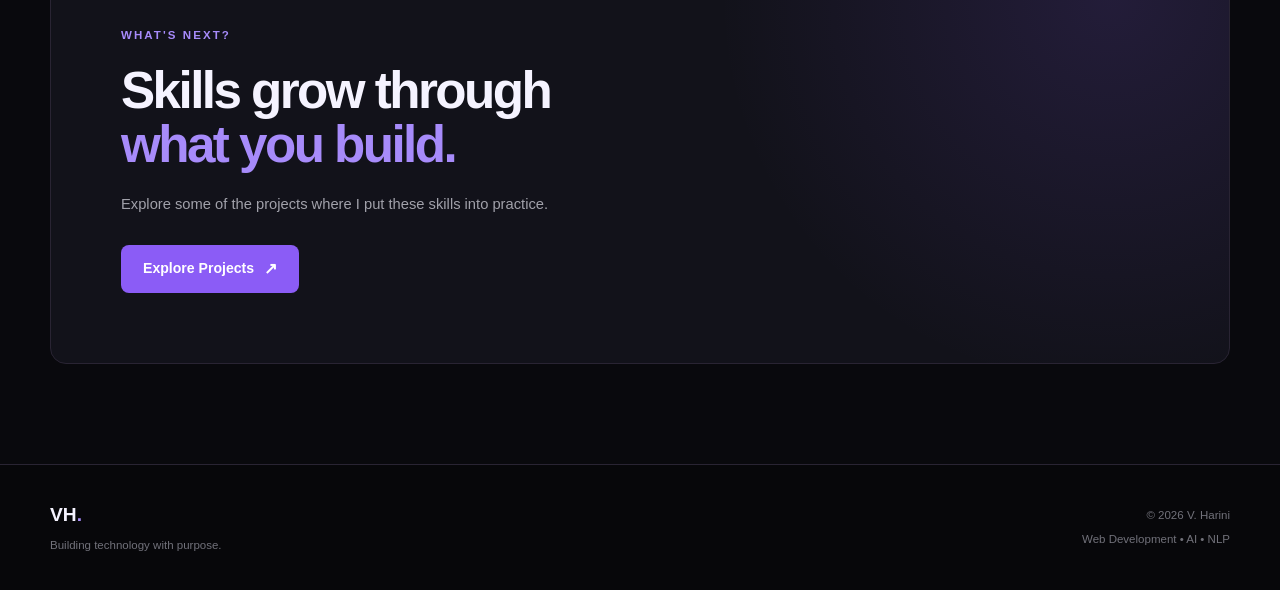
<file: skills.html>
<!DOCTYPE html>
<html lang="en">
<head>
    <meta charset="UTF-8">
    <meta name="viewport" content="width=device-width, initial-scale=1.0">

    <title>Skills | V. Harini</title>

    <link rel="stylesheet" href="css/style.css">
</head>

<body>

    <!-- ================= NAVBAR ================= -->
    <header class="navbar">
        <div class="nav-container">

            <a href="index.html" class="logo">
                VH<span>.</span>
            </a>

            <button class="menu-toggle" id="menuToggle" aria-label="Toggle navigation">
                ☰
            </button>

            <nav class="nav-links" id="navLinks">
                <a href="index.html">Home</a>
                <a href="about.html">About</a>
                <a href="skills.html" class="active">Skills</a>
                <a href="projects.html">Projects</a>
                <a href="experience.html">Experience</a>
                <a href="contact.html">Contact</a>
            </nav>

        </div>
    </header>


    <!-- ================= PAGE HERO ================= -->
    <main>

        <section class="page-hero">
            <div class="container">

                <p class="page-number">02 / SKILLS</p>

                <h1>
                    Skills I'm Building<br>
                    <span>&amp; Exploring.</span>
                </h1>

                <p class="page-intro">
                    A growing technical foundation shaped through academic
                    projects, hands-on practice, internships, and continuous learning.
                </p>

            </div>
        </section>


        <!-- ================= SKILLS INTRO ================= -->
        <section class="skills-intro">
            <div class="container">

                <div class="section-heading">
                    <span>01</span>
                    <h2>My Technical Toolkit</h2>
                </div>

                <p class="section-description">
                    I enjoy learning by building. My current focus is on web
                    development, Python-based applications, cloud deployment,
                    and exploring AI and NLP.
                </p>

            </div>
        </section>


        <!-- ================= SKILLS GRID ================= -->
        <section class="skills-section">
            <div class="container">

                <div class="skills-grid">

                    <!-- WEB DEVELOPMENT -->
                    <article class="skill-card">

                        <div class="skill-card-top">
                            <span class="skill-number">01</span>
                            <span class="skill-label">WEB</span>
                        </div>

                        <h3>Web Development</h3>

                        <p>
                            Building responsive and interactive websites with
                            a focus on clean structure, usability, and modern UI.
                        </p>

                        <div class="skill-tags">
                            <span>HTML</span>
                            <span>CSS</span>
                            <span>JavaScript</span>
                            <span>Responsive Design</span>
                        </div>

                    </article>


                    <!-- PROGRAMMING -->
                    <article class="skill-card">

                        <div class="skill-card-top">
                            <span class="skill-number">02</span>
                            <span class="skill-label">CODE</span>
                        </div>

                        <h3>Programming</h3>

                        <p>
                            Developing logic-driven applications and solving
                            programming problems using Python and Java fundamentals.
                        </p>

                        <div class="skill-tags">
                            <span>Python</span>
                            <span>Java</span>
                            <span>Problem Solving</span>
                            <span>OOP Basics</span>
                        </div>

                    </article>


                    <!-- PYTHON & FLASK -->
                    <article class="skill-card">

                        <div class="skill-card-top">
                            <span class="skill-number">03</span>
                            <span class="skill-label">BACKEND</span>
                        </div>

                        <h3>Python &amp; Flask</h3>

                        <p>
                            Exploring Python-based web applications and connecting
                            front-end interfaces with Flask applications.
                        </p>

                        <div class="skill-tags">
                            <span>Python</span>
                            <span>Flask</span>
                            <span>APIs</span>
                            <span>Application Logic</span>
                        </div>

                    </article>


                    <!-- AI & NLP -->
                    <article class="skill-card featured-skill">

                        <div class="skill-card-top">
                            <span class="skill-number">04</span>
                            <span class="skill-label">EXPLORING</span>
                        </div>

                        <h3>AI &amp; NLP</h3>

                        <p>
                            Exploring artificial intelligence and natural language
                            processing through projects, training, and experimentation.
                        </p>

                        <div class="skill-tags">
                            <span>AI</span>
                            <span>NLP</span>
                            <span>NLTK</span>
                            <span>Text Analysis</span>
                        </div>

                    </article>


                    <!-- CLOUD & DEPLOYMENT -->
                    <article class="skill-card">

                        <div class="skill-card-top">
                            <span class="skill-number">05</span>
                            <span class="skill-label">CLOUD</span>
                        </div>

                        <h3>Cloud &amp; Deployment</h3>

                        <p>
                            Working with cloud-based projects and learning how
                            applications can be deployed and made accessible online.
                        </p>

                        <div class="skill-tags">
                            <span>Render</span>
                            <span>Streamlit</span>
                            <span>Vercel</span>
                            <span>GitHub</span>
                        </div>

                    </article>


                    <!-- DATABASE -->
                    <article class="skill-card">

                        <div class="skill-card-top">
                            <span class="skill-number">06</span>
                            <span class="skill-label">DATA</span>
                        </div>

                        <h3>Database &amp; Tools</h3>

                        <p>
                            Learning database concepts and working with developer
                            tools to support application development and deployment.
                        </p>

                        <div class="skill-tags">
                            <span>MongoDB</span>
                            <span>Git</span>
                            <span>GitHub</span>
                            <span>VS Code</span>
                        </div>

                    </article>

                </div>

            </div>
        </section>


        <!-- ================= LEARNING APPROACH ================= -->
        <section class="learning-section">
            <div class="container">

                <div class="learning-layout">

                    <div class="learning-content">

                        <p class="eyebrow">HOW I LEARN</p>

                        <h2>
                            Learn.<br>
                            Build.<br>
                            <span>Improve.</span>
                        </h2>

                    </div>

                    <div class="learning-text">

                        <p>
                            I believe technical skills become stronger when they
                            are applied to real problems. Instead of only learning
                            concepts theoretically, I try to turn what I learn into
                            small projects and practical experiments.
                        </p>

                        <p>
                            My current journey combines web development, Python,
                            cloud applications, and exploration in AI and NLP.
                            Each project helps me understand both the technology
                            and the people who may use it.
                        </p>

                    </div>

                </div>

            </div>
        </section>


        <!-- ================= SOFT SKILLS ================= -->
        <section class="soft-skills-section">
            <div class="container">

                <div class="section-heading">
                    <span>02</span>
                    <h2>Beyond Technical Skills</h2>
                </div>

                <div class="soft-skills-grid">

                    <div class="soft-skill">
                        <span>01</span>
                        <h3>Communication</h3>
                        <p>
                            Developing clear communication and presentation skills.
                        </p>
                    </div>

                    <div class="soft-skill">
                        <span>02</span>
                        <h3>Continuous Learning</h3>
                        <p>
                            Staying curious and learning through practical experience.
                        </p>
                    </div>

                    <div class="soft-skill">
                        <span>03</span>
                        <h3>Problem Solving</h3>
                        <p>
                            Breaking problems into smaller and manageable steps.
                        </p>
                    </div>

                    <div class="soft-skill">
                        <span>04</span>
                        <h3>Human-Centered Thinking</h3>
                        <p>
                            Considering usability, accessibility, and real user needs.
                        </p>
                    </div>

                </div>

            </div>
        </section>


        <!-- ================= CTA ================= -->
        <section class="cta-section">
            <div class="container">

                <div class="cta-box">

                    <p class="eyebrow">WHAT'S NEXT?</p>

                    <h2>
                        Skills grow through<br>
                        <span>what you build.</span>
                    </h2>

                    <p>
                        Explore some of the projects where I put these skills
                        into practice.
                    </p>

                    <a href="projects.html" class="btn btn-primary">
                        Explore Projects
                        <span>↗</span>
                    </a>

                </div>

            </div>
        </section>

    </main>


    <!-- ================= FOOTER ================= -->
    <footer class="footer">

        <div class="container footer-content">

            <div>
                <a href="index.html" class="footer-logo">
                    VH<span>.</span>
                </a>

                <p>
                    Building technology with purpose.
                </p>
            </div>

            <div class="footer-right">
                <p>© <span id="currentYear"></span> V. Harini</p>
                <p>Web Development • AI • NLP</p>
            </div>

        </div>

    </footer>


    <!-- ================= JAVASCRIPT ================= -->
    <script src="js/script.js"></script>

</body>
</html>
</file>
<file: css/style.css>
/* =========================================================
   V. HARINI PORTFOLIO
   Main Theme: Black + Purple
   ========================================================= */


/* =========================================================
   01. ROOT VARIABLES
   ========================================================= */

:root {
    --bg: #09090d;
    --bg-soft: #0e0e14;
    --card: #12121a;
    --card-hover: #17151f;

    --purple: #8b5cf6;
    --purple-light: #a78bfa;
    --purple-soft: rgba(139, 92, 246, 0.12);

    --white: #f5f3ff;
    --text: #e4e1eb;
    --muted: #a1a1aa;
    --muted-dark: #71717a;

    --border: #292433;
    --border-light: #383044;

    --max-width: 1180px;

    --radius: 16px;
    --radius-small: 10px;

    --transition: 0.3s ease;
}


/* =========================================================
   02. RESET
   ========================================================= */

* {
    margin: 0;
    padding: 0;
    box-sizing: border-box;
}

html {
    scroll-behavior: smooth;
}

body {
    font-family:
        Inter,
        -apple-system,
        BlinkMacSystemFont,
        "Segoe UI",
        sans-serif;

    background: var(--bg);
    color: var(--text);

    line-height: 1.6;

    overflow-x: hidden;
}

a {
    color: inherit;
    text-decoration: none;
}

button,
input,
textarea {
    font: inherit;
}

button {
    border: none;
}

img {
    max-width: 100%;
    display: block;
}


/* =========================================================
   03. GLOBAL CONTAINER
   ========================================================= */

.container {
    width: min(100% - 48px, var(--max-width));
    margin: 0 auto;
}


/* =========================================================
   04. NAVIGATION
   ========================================================= */

.navbar {
    position: sticky;
    top: 0;
    z-index: 1000;

    background: rgba(9, 9, 13, 0.88);
    border-bottom: 1px solid rgba(41, 36, 51, 0.8);

    backdrop-filter: blur(18px);
    -webkit-backdrop-filter: blur(18px);
}

.nav-container {
    width: min(100% - 48px, var(--max-width));
    min-height: 76px;
    margin: 0 auto;

    display: flex;
    align-items: center;
    justify-content: space-between;
}

.logo {
    font-size: 1.45rem;
    font-weight: 800;
    letter-spacing: -0.05em;
    color: var(--white);
}

.logo span,
.footer-logo span {
    color: var(--purple-light);
}

.nav-links {
    display: flex;
    align-items: center;
    gap: 32px;
}

.nav-links a {
    position: relative;

    color: var(--muted);
    font-size: 0.88rem;
    font-weight: 500;

    transition: color var(--transition);
}

.nav-links a::after {
    content: "";

    position: absolute;
    left: 0;
    bottom: -8px;

    width: 0;
    height: 2px;

    background: var(--purple);

    transition: width var(--transition);
}

.nav-links a:hover,
.nav-links a.active {
    color: var(--white);
}

.nav-links a:hover::after,
.nav-links a.active::after {
    width: 100%;
}

.menu-toggle {
    display: none;

    background: transparent;
    color: var(--white);

    font-size: 1.5rem;
    cursor: pointer;
}


/* =========================================================
   05. HOME HERO
   ========================================================= */

.hero {
    position: relative;
    min-height: calc(100vh - 76px);

    display: flex;
    align-items: center;

    padding: 100px 0;

    overflow: hidden;
}

.hero::before {
    content: "";

    position: absolute;

    width: 520px;
    height: 520px;

    right: -180px;
    top: 80px;

    background: radial-gradient(
        circle,
        rgba(139, 92, 246, 0.15),
        transparent 68%
    );

    pointer-events: none;
}

.hero-content {
    position: relative;
    z-index: 1;

    max-width: 850px;
}

.eyebrow {
    color: var(--purple-light);

    font-size: 0.72rem;
    font-weight: 700;

    letter-spacing: 0.18em;
    text-transform: uppercase;

    margin-bottom: 20px;
}

.hero h1 {
    max-width: 850px;

    color: var(--white);

    font-size: clamp(3.3rem, 7vw, 6.8rem);
    line-height: 0.98;

    letter-spacing: -0.065em;
    font-weight: 800;

    margin-bottom: 30px;
}

.hero h1 span {
    color: var(--purple-light);
}

.hero-role {
    color: var(--text);

    font-size: 1.05rem;
    font-weight: 600;

    margin-bottom: 18px;
}

.hero-description {
    max-width: 700px;

    color: var(--muted);

    font-size: 1.05rem;
    line-height: 1.8;

    margin-bottom: 35px;
}


/* =========================================================
   06. BUTTONS
   ========================================================= */

.button-group {
    display: flex;
    flex-wrap: wrap;
    gap: 14px;
}

.btn {
    display: inline-flex;
    align-items: center;
    justify-content: center;
    gap: 10px;

    min-height: 48px;
    padding: 0 22px;

    border-radius: 8px;

    font-size: 0.88rem;
    font-weight: 650;

    transition:
        transform var(--transition),
        background var(--transition),
        border-color var(--transition),
        color var(--transition);
}

.btn span {
    font-size: 1rem;
}

.btn-primary {
    background: var(--purple);
    color: white;
}

.btn-primary:hover {
    background: var(--purple-light);
    color: #09090d;

    transform: translateY(-2px);
}

.btn-secondary {
    border: 1px solid var(--border-light);
    color: var(--text);
    background: transparent;
}

.btn-secondary:hover {
    border-color: var(--purple);
    color: var(--purple-light);

    transform: translateY(-2px);
}


/* =========================================================
   07. HERO PROFILE VISUAL
   ========================================================= */

.hero-visual {
    margin-top: 70px;

    display: flex;
    align-items: center;
    gap: 14px;

    flex-wrap: wrap;
}

.hero-profile {
    width: 90px;
    height: 90px;

    display: flex;
    align-items: center;
    justify-content: center;

    border: 1px solid var(--border-light);
    border-radius: 50%;

    background:
        linear-gradient(
            145deg,
            rgba(139, 92, 246, 0.18),
            rgba(139, 92, 246, 0.03)
        );

    color: var(--purple-light);

    font-size: 1.5rem;
    font-weight: 800;

    box-shadow: 0 0 50px rgba(139, 92, 246, 0.08);
}

.hero-details {
    display: flex;
    flex-direction: column;
    gap: 5px;
}

.hero-details strong {
    color: var(--white);
    font-size: 0.9rem;
}

.hero-details span {
    color: var(--muted);
    font-size: 0.78rem;
}

.hero-tags {
    display: flex;
    flex-wrap: wrap;
    gap: 8px;

    margin-top: 12px;
}

.hero-tags span {
    padding: 5px 9px;

    border: 1px solid var(--border);
    border-radius: 50px;

    color: var(--muted);
    font-size: 0.68rem;
    letter-spacing: 0.08em;
}


/* =========================================================
   08. INTRO STRIP
   ========================================================= */

.intro-strip {
    border-top: 1px solid var(--border);
    border-bottom: 1px solid var(--border);

    background: var(--bg-soft);

    padding: 28px 0;
}

.intro-strip p {
    color: var(--muted);

    font-size: 0.92rem;
    letter-spacing: 0.02em;
}

.intro-strip span {
    color: var(--purple-light);
}


/* =========================================================
   09. GENERAL SECTIONS
   ========================================================= */

section {
    position: relative;
}

.overview-section,
.featured-section,
.skills-intro,
.skills-section,
.soft-skills-section,
.experience-section,
.focus-section,
.contact-section {
    padding: 110px 0;
}

.section-heading {
    display: flex;
    align-items: baseline;
    gap: 18px;

    margin-bottom: 25px;
}

.section-heading span {
    color: var(--purple-light);

    font-family: monospace;
    font-size: 0.78rem;
}

.section-heading h2 {
    color: var(--white);

    font-size: clamp(1.7rem, 3vw, 2.5rem);
    line-height: 1.15;
    letter-spacing: -0.035em;
}

.section-description {
    max-width: 680px;

    color: var(--muted);

    font-size: 1rem;
    line-height: 1.8;

    margin-bottom: 50px;
}


/* =========================================================
   10. OVERVIEW CARDS
   ========================================================= */

.overview-grid {
    display: grid;
    grid-template-columns: repeat(3, 1fr);
    gap: 18px;

    margin-top: 45px;
}

.overview-card {
    padding: 30px;

    border: 1px solid var(--border);
    border-radius: var(--radius);

    background: var(--card);

    transition:
        transform var(--transition),
        border-color var(--transition),
        background var(--transition);
}

.overview-card:hover {
    transform: translateY(-5px);

    border-color: rgba(139, 92, 246, 0.45);
    background: var(--card-hover);
}

.overview-card-number {
    color: var(--purple-light);

    font-family: monospace;
    font-size: 0.75rem;

    margin-bottom: 35px;
}

.overview-card h3 {
    color: var(--white);

    font-size: 1.15rem;
    margin-bottom: 10px;
}

.overview-card p {
    color: var(--muted);

    font-size: 0.9rem;
    line-height: 1.7;
}


/* =========================================================
   11. PROJECT CARDS
   ========================================================= */

.projects-grid {
    display: grid;
    grid-template-columns: repeat(2, 1fr);
    gap: 18px;

    margin-top: 45px;
}

.project-card {
    position: relative;

    padding: 30px;

    min-height: 285px;

    display: flex;
    flex-direction: column;

    border: 1px solid var(--border);
    border-radius: var(--radius);

    background: var(--card);

    overflow: hidden;

    transition:
        transform var(--transition),
        border-color var(--transition),
        background var(--transition);
}

.project-card::before {
    content: "";

    position: absolute;

    width: 180px;
    height: 180px;

    right: -100px;
    bottom: -100px;

    border-radius: 50%;

    background: rgba(139, 92, 246, 0.09);

    transition: transform 0.4s ease;
}

.project-card:hover {
    transform: translateY(-5px);

    border-color: rgba(139, 92, 246, 0.45);
    background: var(--card-hover);
}

.project-card:hover::before {
    transform: scale(1.5);
}

.project-top {
    display: flex;
    align-items: center;
    justify-content: space-between;

    margin-bottom: 35px;
}

.project-number {
    color: var(--purple-light);

    font-family: monospace;
    font-size: 0.75rem;
}

.project-category {
    color: var(--muted-dark);

    font-size: 0.65rem;
    font-weight: 700;

    letter-spacing: 0.15em;
}

.project-card h3 {
    color: var(--white);

    font-size: 1.3rem;
    line-height: 1.25;

    margin-bottom: 12px;
}

.project-card p {
    color: var(--muted);

    font-size: 0.88rem;
    line-height: 1.7;

    margin-bottom: 22px;
}

.project-tags,
.skill-tags,
.experience-tags,
.contact-topics {
    display: flex;
    flex-wrap: wrap;
    gap: 7px;
}

.project-tags {
    margin-top: auto;
}

.project-tags span,
.skill-tags span,
.experience-tags span,
.contact-topics span {
    padding: 6px 9px;

    border: 1px solid var(--border);
    border-radius: 50px;

    color: var(--muted);

    font-size: 0.68rem;
}

.project-link {
    position: relative;
    z-index: 2;

    display: inline-flex;
    align-items: center;
    gap: 8px;

    width: fit-content;

    margin-top: 20px;

    color: var(--purple-light);

    font-size: 0.78rem;
    font-weight: 650;

    transition: gap var(--transition);
}

.project-link:hover {
    gap: 13px;
}


/* =========================================================
   12. PAGE HERO
   ========================================================= */

.page-hero {
    padding: 125px 0 90px;

    border-bottom: 1px solid var(--border);

    background:
        radial-gradient(
            circle at 85% 35%,
            rgba(139, 92, 246, 0.12),
            transparent 30%
        );
}

.page-number {
    color: var(--purple-light);

    font-family: monospace;
    font-size: 0.75rem;
    letter-spacing: 0.08em;

    margin-bottom: 25px;
}

.page-hero h1 {
    max-width: 850px;

    color: var(--white);

    font-size: clamp(3rem, 6vw, 5.7rem);
    line-height: 1;
    letter-spacing: -0.06em;

    margin-bottom: 28px;
}

.page-hero h1 span {
    color: var(--purple-light);
}

.page-intro {
    max-width: 690px;

    color: var(--muted);

    font-size: 1rem;
    line-height: 1.8;
}


/* =========================================================
   13. ABOUT PAGE
   ========================================================= */

.about-layout {
    display: grid;
    grid-template-columns: 1.4fr 0.8fr;
    gap: 70px;

    align-items: start;
}

.about-content h2 {
    color: var(--white);

    font-size: clamp(1.8rem, 3vw, 2.6rem);
    line-height: 1.2;

    margin-bottom: 25px;
}

.about-content h2 span {
    color: var(--purple-light);
}

.about-content p {
    color: var(--muted);

    font-size: 0.98rem;
    line-height: 1.9;

    margin-bottom: 20px;
}

.about-sidebar {
    display: flex;
    flex-direction: column;
    gap: 14px;
}

.about-side-card {
    padding: 24px;

    border: 1px solid var(--border);
    border-radius: var(--radius-small);

    background: var(--card);
}

.about-side-card span {
    display: block;

    color: var(--purple-light);

    font-family: monospace;
    font-size: 0.72rem;

    margin-bottom: 12px;
}

.about-side-card h3 {
    color: var(--white);

    font-size: 1rem;
    margin-bottom: 7px;
}

.about-side-card p {
    color: var(--muted);

    font-size: 0.82rem;
    line-height: 1.6;
}


/* =========================================================
   14. INTERESTS
   ========================================================= */

.interests-grid {
    display: grid;
    grid-template-columns: repeat(4, 1fr);
    gap: 14px;

    margin-top: 40px;
}

.interest-card {
    padding: 25px;

    border: 1px solid var(--border);
    border-radius: var(--radius-small);

    background: var(--card);
}

.interest-card span {
    color: var(--purple-light);

    font-family: monospace;
    font-size: 0.7rem;
}

.interest-card h3 {
    color: var(--white);

    font-size: 0.95rem;

    margin-top: 25px;
}


/* =========================================================
   15. FOCUS SECTION
   ========================================================= */

.focus-grid {
    display: grid;
    grid-template-columns: repeat(4, 1fr);
    gap: 15px;

    margin-top: 45px;
}

.focus-card {
    padding: 25px;

    border: 1px solid var(--border);
    border-radius: var(--radius);

    background: var(--card);
}

.focus-icon {
    color: var(--purple-light);

    font-family: monospace;
    font-size: 0.72rem;
}

.focus-card h3 {
    color: var(--white);

    font-size: 1rem;

    margin: 30px 0 10px;
}

.focus-card p {
    color: var(--muted);

    font-size: 0.82rem;
    line-height: 1.7;
}


/* =========================================================
   16. SKILLS PAGE
   ========================================================= */

.skills-grid {
    display: grid;
    grid-template-columns: repeat(2, 1fr);
    gap: 18px;

    margin-top: 45px;
}

.skill-card {
    padding: 32px;

    min-height: 280px;

    border: 1px solid var(--border);
    border-radius: var(--radius);

    background: var(--card);

    transition:
        transform var(--transition),
        border-color var(--transition);
}

.skill-card:hover {
    transform: translateY(-5px);

    border-color: rgba(139, 92, 246, 0.45);
}

.skill-card.featured-skill {
    border-color: rgba(139, 92, 246, 0.35);

    background:
        linear-gradient(
            145deg,
            rgba(139, 92, 246, 0.09),
            var(--card)
        );
}

.skill-card-top {
    display: flex;
    justify-content: space-between;

    margin-bottom: 38px;
}

.skill-number {
    color: var(--purple-light);

    font-family: monospace;
    font-size: 0.75rem;
}

.skill-label {
    color: var(--muted-dark);

    font-size: 0.65rem;
    font-weight: 700;

    letter-spacing: 0.15em;
}

.skill-card h3 {
    color: var(--white);

    font-size: 1.25rem;

    margin-bottom: 12px;
}

.skill-card p {
    color: var(--muted);

    font-size: 0.88rem;
    line-height: 1.7;

    margin-bottom: 25px;
}


/* =========================================================
   17. LEARNING SECTION
   ========================================================= */

.learning-section,
.journey-section {
    padding: 110px 0;

    border-top: 1px solid var(--border);
    border-bottom: 1px solid var(--border);

    background: var(--bg-soft);
}

.learning-layout,
.journey-layout {
    display: grid;
    grid-template-columns: 0.9fr 1.1fr;
    gap: 90px;

    align-items: center;
}

.learning-content h2,
.journey-title h2 {
    color: var(--white);

    font-size: clamp(2.3rem, 4vw, 4rem);
    line-height: 1.05;

    letter-spacing: -0.05em;
}

.learning-content h2 span,
.journey-title h2 span {
    color: var(--purple-light);
}

.learning-text p,
.journey-content p {
    color: var(--muted);

    font-size: 0.98rem;
    line-height: 1.9;

    margin-bottom: 20px;
}


/* =========================================================
   18. SOFT SKILLS
   ========================================================= */

.soft-skills-grid {
    display: grid;
    grid-template-columns: repeat(4, 1fr);
    gap: 15px;

    margin-top: 45px;
}

.soft-skill {
    padding: 28px;

    border: 1px solid var(--border);
    border-radius: var(--radius);

    background: var(--card);
}

.soft-skill > span {
    color: var(--purple-light);

    font-family: monospace;
    font-size: 0.72rem;
}

.soft-skill h3 {
    color: var(--white);

    font-size: 1rem;

    margin: 28px 0 10px;
}

.soft-skill p {
    color: var(--muted);

    font-size: 0.8rem;
    line-height: 1.7;
}


/* =========================================================
   19. EXPERIENCE PAGE
   ========================================================= */

.experience-list {
    margin-top: 50px;

    border-top: 1px solid var(--border);
}

.experience-item {
    display: grid;
    grid-template-columns: 90px 1fr;
    gap: 30px;

    padding: 42px 0;

    border-bottom: 1px solid var(--border);
}

.experience-number {
    color: var(--purple-light);

    font-family: monospace;
    font-size: 0.78rem;
}

.experience-meta {
    display: flex;
    flex-wrap: wrap;
    gap: 15px;

    margin-bottom: 14px;
}

.experience-meta span {
    color: var(--purple-light);

    font-size: 0.65rem;
    font-weight: 700;

    letter-spacing: 0.13em;
}

.experience-content h3 {
    color: var(--white);

    font-size: 1.55rem;
    line-height: 1.25;

    margin-bottom: 5px;
}

.experience-content h4 {
    color: var(--muted);

    font-size: 0.9rem;
    font-weight: 500;

    margin-bottom: 17px;
}

.experience-content p {
    max-width: 760px;

    color: var(--muted);

    font-size: 0.9rem;
    line-height: 1.8;

    margin-bottom: 20px;
}


/* =========================================================
   20. CONTACT PAGE
   ========================================================= */

.contact-section {
    padding-bottom: 80px;
}

.contact-layout {
    display: grid;
    grid-template-columns: 1fr 0.8fr;
    gap: 70px;

    align-items: start;
}

.contact-info h2 {
    color: var(--white);

    font-size: clamp(2rem, 4vw, 3.4rem);
    line-height: 1.05;

    letter-spacing: -0.05em;

    margin-bottom: 25px;
}

.contact-info h2 span {
    color: var(--purple-light);
}

.contact-description {
    max-width: 570px;

    color: var(--muted);

    font-size: 0.95rem;
    line-height: 1.8;

    margin-bottom: 35px;
}

.contact-link {
    display: flex;
    align-items: center;
    gap: 15px;

    padding: 18px 0;

    border-bottom: 1px solid var(--border);

    transition: border-color var(--transition);
}

.contact-link:hover {
    border-color: var(--purple);
}

.contact-link-icon {
    width: 44px;
    height: 44px;

    flex-shrink: 0;

    display: flex;
    align-items: center;
    justify-content: center;

    border: 1px solid var(--border-light);
    border-radius: 10px;

    color: var(--purple-light);

    font-size: 0.7rem;
    font-weight: 700;
}

.contact-link div:nth-child(2) {
    display: flex;
    flex-direction: column;

    flex: 1;
}

.contact-link div:nth-child(2) span {
    color: var(--muted-dark);

    font-size: 0.7rem;
    text-transform: uppercase;

    letter-spacing: 0.1em;
}

.contact-link strong {
    color: var(--white);

    font-size: 0.88rem;
    font-weight: 500;
}

.contact-arrow {
    color: var(--purple-light);

    font-size: 1rem;
}

.contact-card {
    padding: 38px;

    border: 1px solid var(--border);
    border-radius: var(--radius);

    background:
        linear-gradient(
            145deg,
            rgba(139, 92, 246, 0.09),
            var(--card)
        );
}

.contact-card-number {
    color: var(--purple-light);

    font-family: monospace;
    font-size: 0.75rem;

    margin-bottom: 65px;
}

.contact-card h3 {
    color: var(--white);

    font-size: clamp(1.8rem, 3vw, 2.7rem);
    line-height: 1.05;

    letter-spacing: -0.04em;

    margin-bottom: 22px;
}

.contact-card h3 span {
    color: var(--purple-light);
}

.contact-card > p:not(.eyebrow) {
    color: var(--muted);

    font-size: 0.88rem;
    line-height: 1.8;

    margin-bottom: 28px;
}


/* =========================================================
   21. CONTACT MESSAGE
   ========================================================= */

.contact-message-section {
    padding: 80px 0 120px;
}

.contact-message {
    padding: 70px 40px;

    text-align: center;

    border: 1px solid var(--border);
    border-radius: var(--radius);

    background: var(--card);
}

.contact-message h2 {
    color: var(--white);

    font-size: clamp(2rem, 4vw, 3.4rem);
    line-height: 1.1;

    letter-spacing: -0.05em;

    margin-bottom: 20px;
}

.contact-message h2 span {
    color: var(--purple-light);
}

.contact-message > p:not(.eyebrow) {
    color: var(--muted);

    font-size: 0.9rem;

    margin-bottom: 30px;
}


/* =========================================================
   22. CTA SECTION
   ========================================================= */

.cta-section {
    padding: 100px 0;
}

.cta-box {
    position: relative;

    padding: 70px;

    border: 1px solid var(--border);
    border-radius: var(--radius);

    background:
        radial-gradient(
            circle at 90% 10%,
            rgba(139, 92, 246, 0.14),
            transparent 35%
        ),
        var(--card);

    overflow: hidden;
}

.cta-box h2 {
    color: var(--white);

    font-size: clamp(2rem, 4vw, 3.8rem);
    line-height: 1.05;

    letter-spacing: -0.05em;

    margin-bottom: 20px;
}

.cta-box h2 span {
    color: var(--purple-light);
}

.cta-box > p:not(.eyebrow) {
    max-width: 560px;

    color: var(--muted);

    font-size: 0.92rem;
    line-height: 1.7;

    margin-bottom: 28px;
}


/* =========================================================
   23. FOOTER
   ========================================================= */

.footer {
    border-top: 1px solid var(--border);

    padding: 35px 0;

    background: #07070a;
}

.footer-content {
    display: flex;
    align-items: center;
    justify-content: space-between;

    gap: 30px;
}

.footer-logo {
    color: var(--white);

    font-size: 1.2rem;
    font-weight: 800;
}

.footer-content p {
    color: var(--muted-dark);

    font-size: 0.72rem;
}

.footer-content > div:first-child p {
    margin-top: 6px;
}

.footer-right {
    text-align: right;
}

.footer-right p + p {
    margin-top: 5px;
}


/* =========================================================
   24. RESPONSIVE — TABLET
   ========================================================= */

@media (max-width: 950px) {

    .nav-links {
        gap: 20px;
    }

    .hero {
        padding: 90px 0;
    }

    .overview-grid {
        grid-template-columns: 1fr;
    }

    .about-layout,
    .contact-layout {
        grid-template-columns: 1fr;
    }

    .learning-layout,
    .journey-layout {
        grid-template-columns: 1fr;
        gap: 40px;
    }

    .interests-grid,
    .focus-grid,
    .soft-skills-grid {
        grid-template-columns: repeat(2, 1fr);
    }

    .contact-card {
        max-width: 700px;
    }
}


/* =========================================================
   25. RESPONSIVE — MOBILE NAVIGATION
   ========================================================= */

@media (max-width: 760px) {

    .container,
    .nav-container {
        width: min(100% - 32px, var(--max-width));
    }

    .menu-toggle {
        display: block;
    }

    .nav-links {
        position: absolute;

        top: 76px;
        left: 16px;
        right: 16px;

        display: none;
        flex-direction: column;
        align-items: stretch;

        padding: 18px;

        border: 1px solid var(--border);
        border-radius: 12px;

        background: rgba(18, 18, 26, 0.98);

        box-shadow: 0 20px 50px rgba(0, 0, 0, 0.35);
    }

    .nav-links.show {
        display: flex;
    }

    .nav-links a {
        padding: 10px 5px;
    }

    .nav-links a::after {
        display: none;
    }

    .hero {
        min-height: auto;

        padding: 85px 0 75px;
    }

    .hero h1 {
        font-size: clamp(3rem, 14vw, 5rem);
    }

    .page-hero {
        padding: 90px 0 70px;
    }

    .page-hero h1 {
        font-size: clamp(2.8rem, 12vw, 4.5rem);
    }

    .overview-section,
    .featured-section,
    .skills-intro,
    .skills-section,
    .soft-skills-section,
    .experience-section,
    .focus-section,
    .contact-section {
        padding: 80px 0;
    }

    .projects-grid,
    .skills-grid {
        grid-template-columns: 1fr;
    }

    .experience-item {
        grid-template-columns: 50px 1fr;
        gap: 15px;
    }

    .cta-section {
        padding: 70px 0;
    }

    .cta-box {
        padding: 45px 28px;
    }

    .contact-message {
        padding: 50px 25px;
    }
}


/* =========================================================
   26. RESPONSIVE — SMALL MOBILE
   ========================================================= */

@media (max-width: 520px) {

    .button-group {
        flex-direction: column;
        align-items: stretch;
    }

    .btn {
        width: 100%;
    }

    .hero-description,
    .page-intro {
        font-size: 0.9rem;
    }

    .hero-profile {
        width: 72px;
        height: 72px;

        font-size: 1.2rem;
    }

    .interests-grid,
    .focus-grid,
    .soft-skills-grid {
        grid-template-columns: 1fr;
    }

    .project-card,
    .skill-card {
        padding: 24px;
    }

    .project-card {
        min-height: 260px;
    }

    .experience-item {
        grid-template-columns: 35px 1fr;
    }

    .experience-content h3 {
        font-size: 1.25rem;
    }

    .contact-link strong {
        font-size: 0.78rem;
        word-break: break-word;
    }

    .contact-card {
        padding: 28px;
    }

    .footer-content {
        flex-direction: column;
        align-items: flex-start;
    }

    .footer-right {
        text-align: left;
    }
}


/* =========================================================
   27. ACCESSIBILITY
   ========================================================= */

a:focus-visible,
button:focus-visible {
    outline: 2px solid var(--purple-light);
    outline-offset: 4px;
}


/* =========================================================
   28. REDUCED MOTION
   ========================================================= */

@media (prefers-reduced-motion: reduce) {

    html {
        scroll-behavior: auto;
    }

    *,
    *::before,
    *::after {
        transition: none !important;
        animation: none !important;
    }
}
</file>
